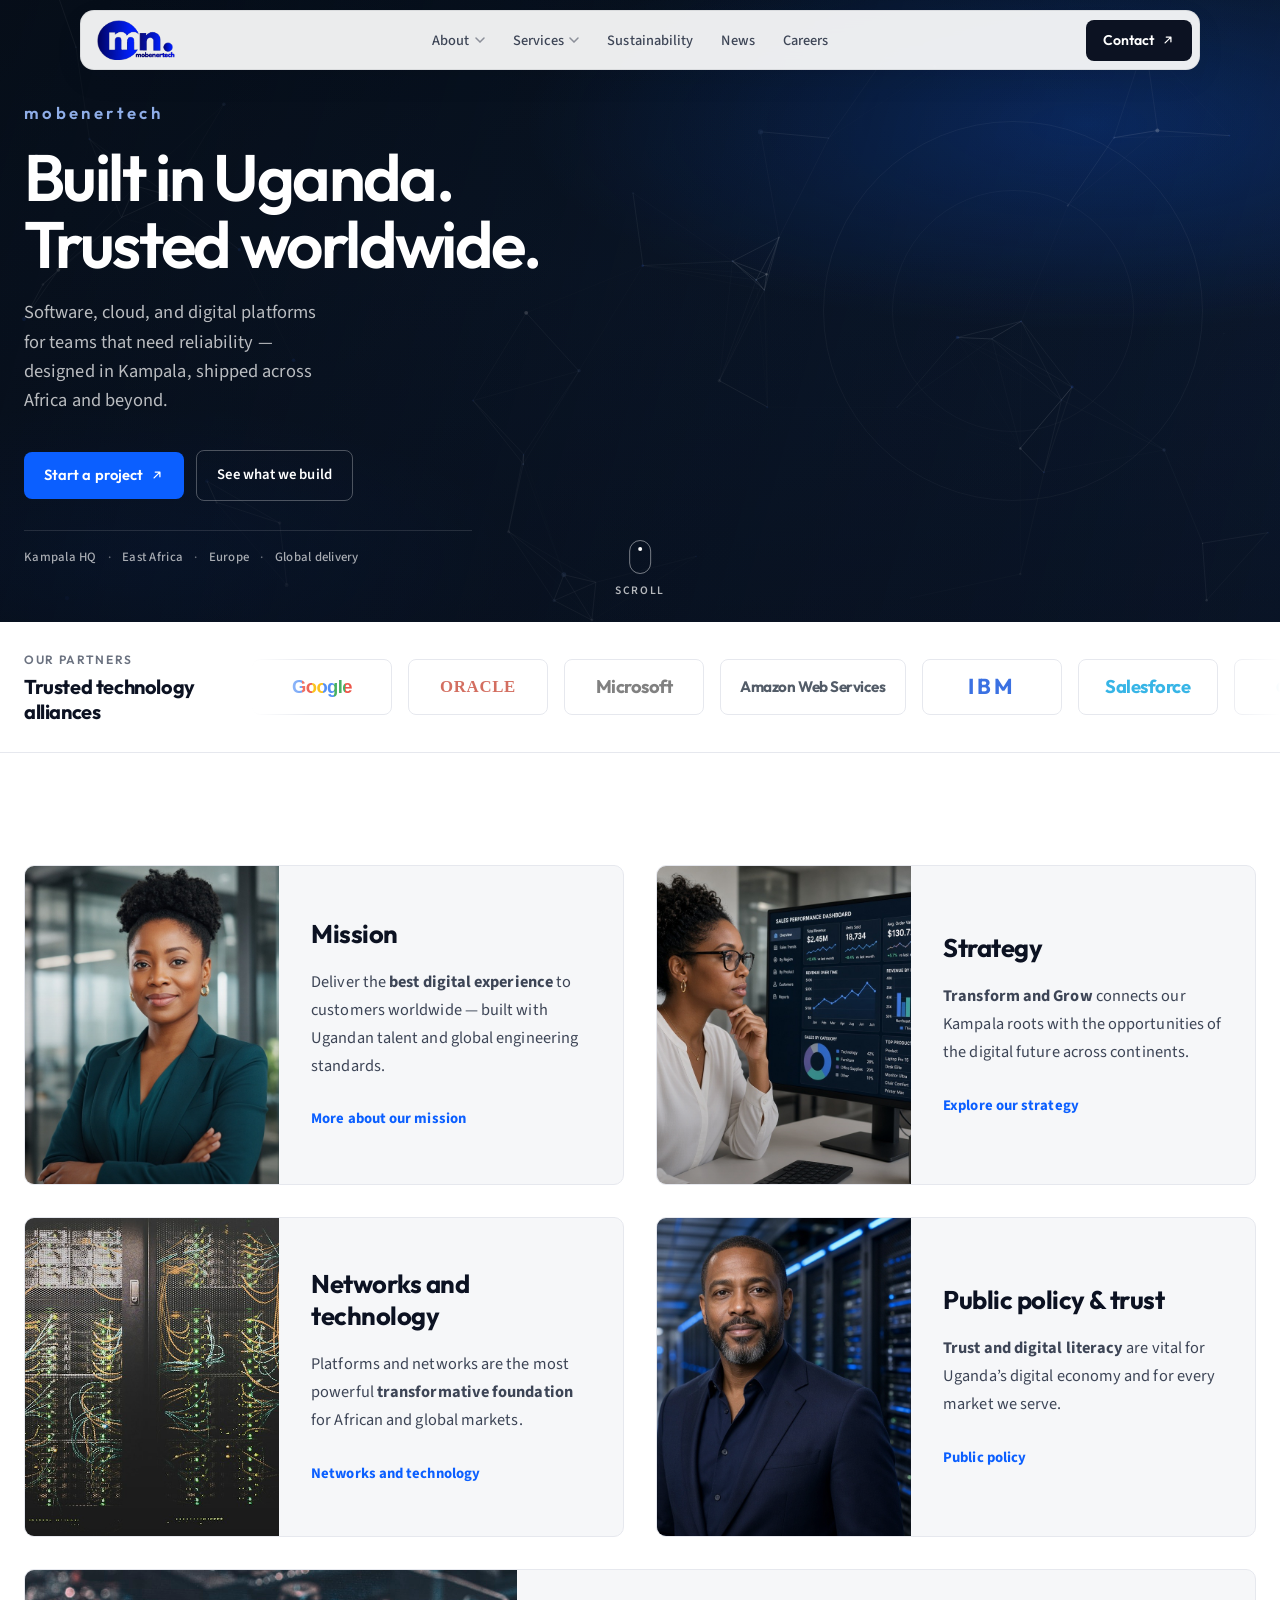
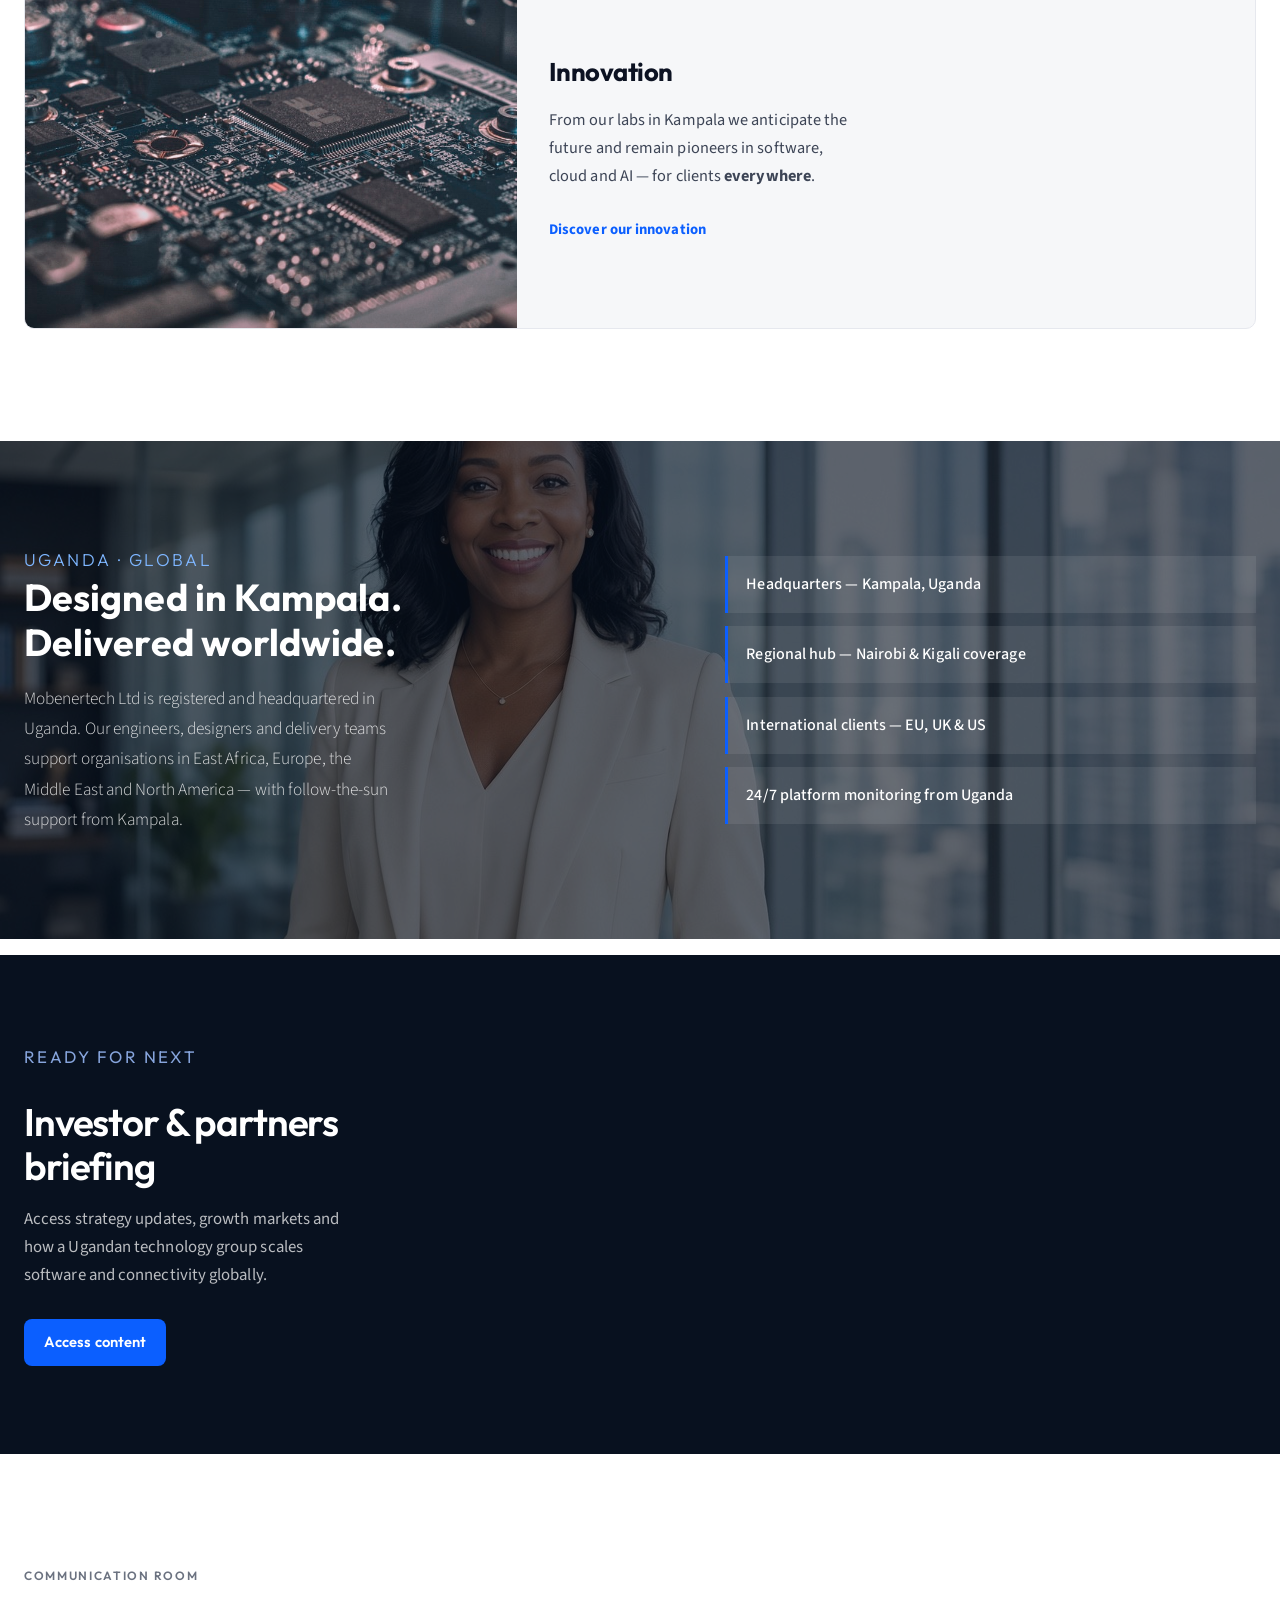
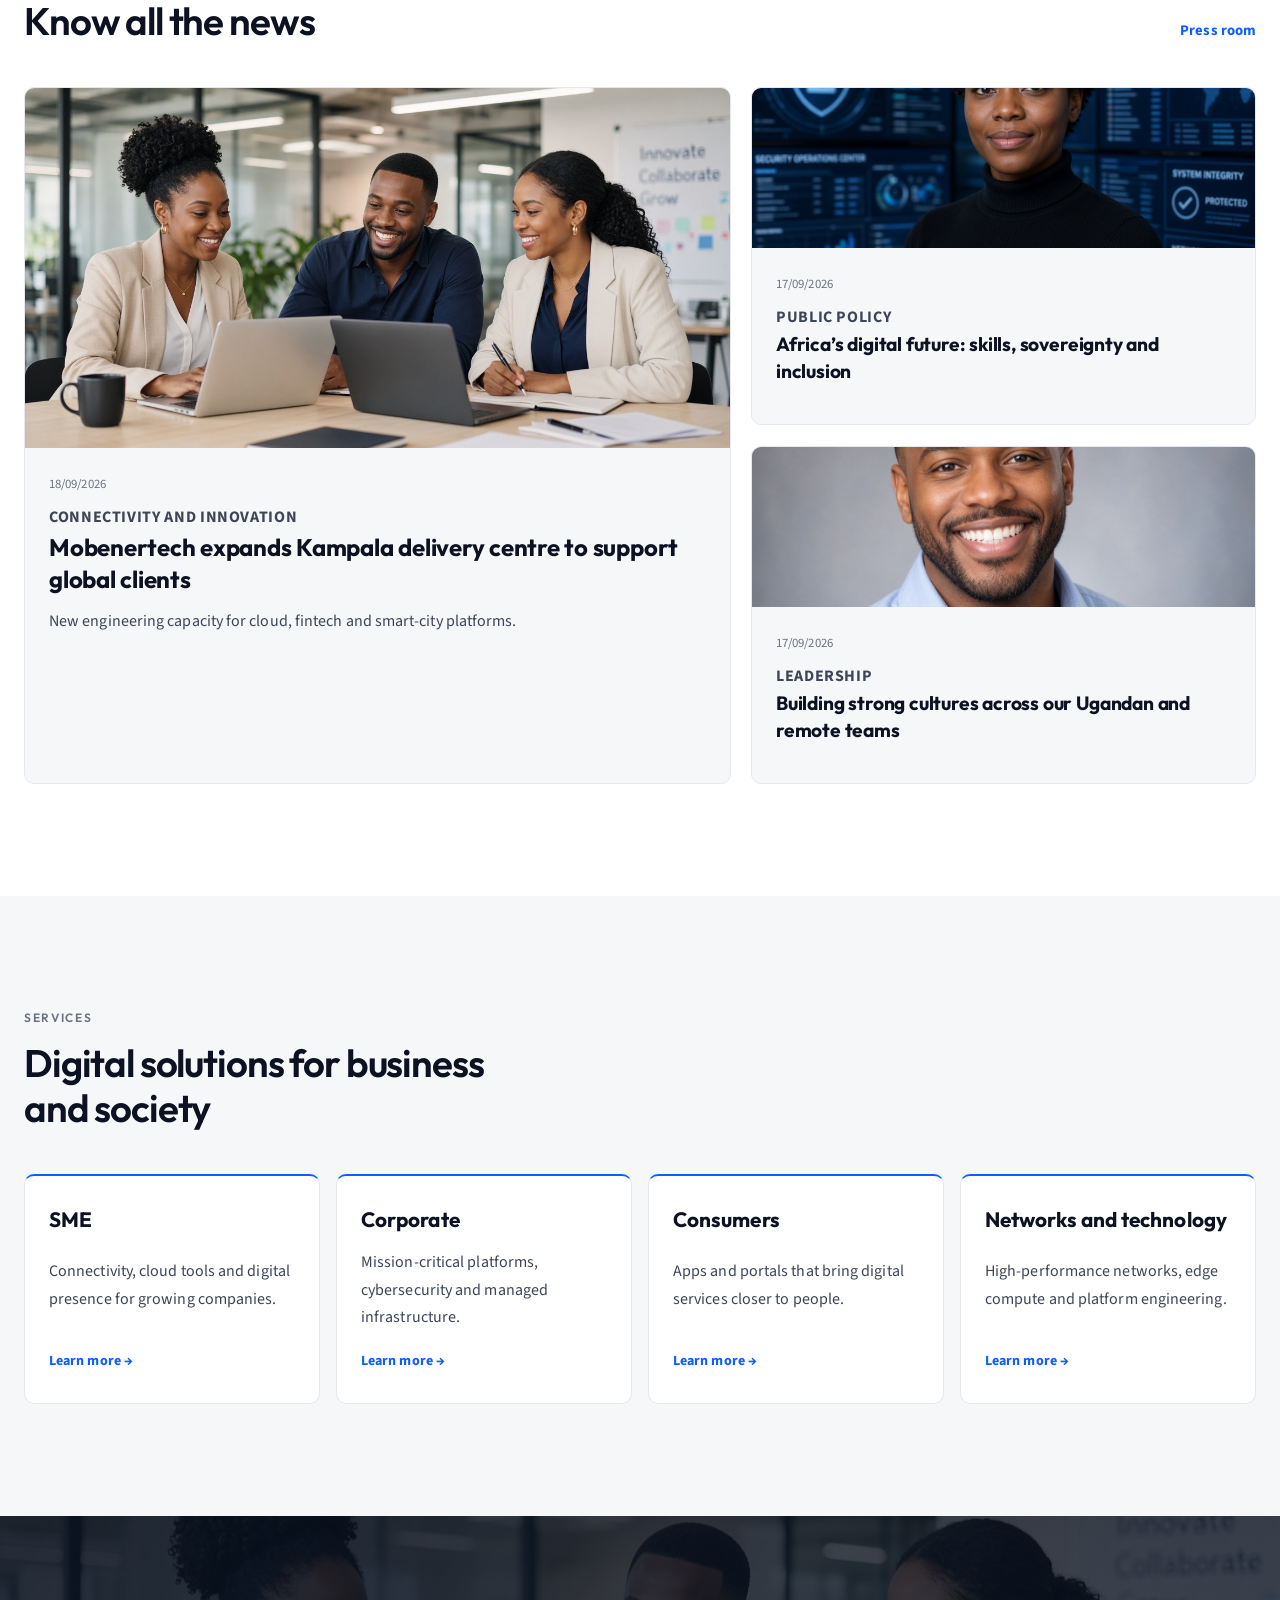
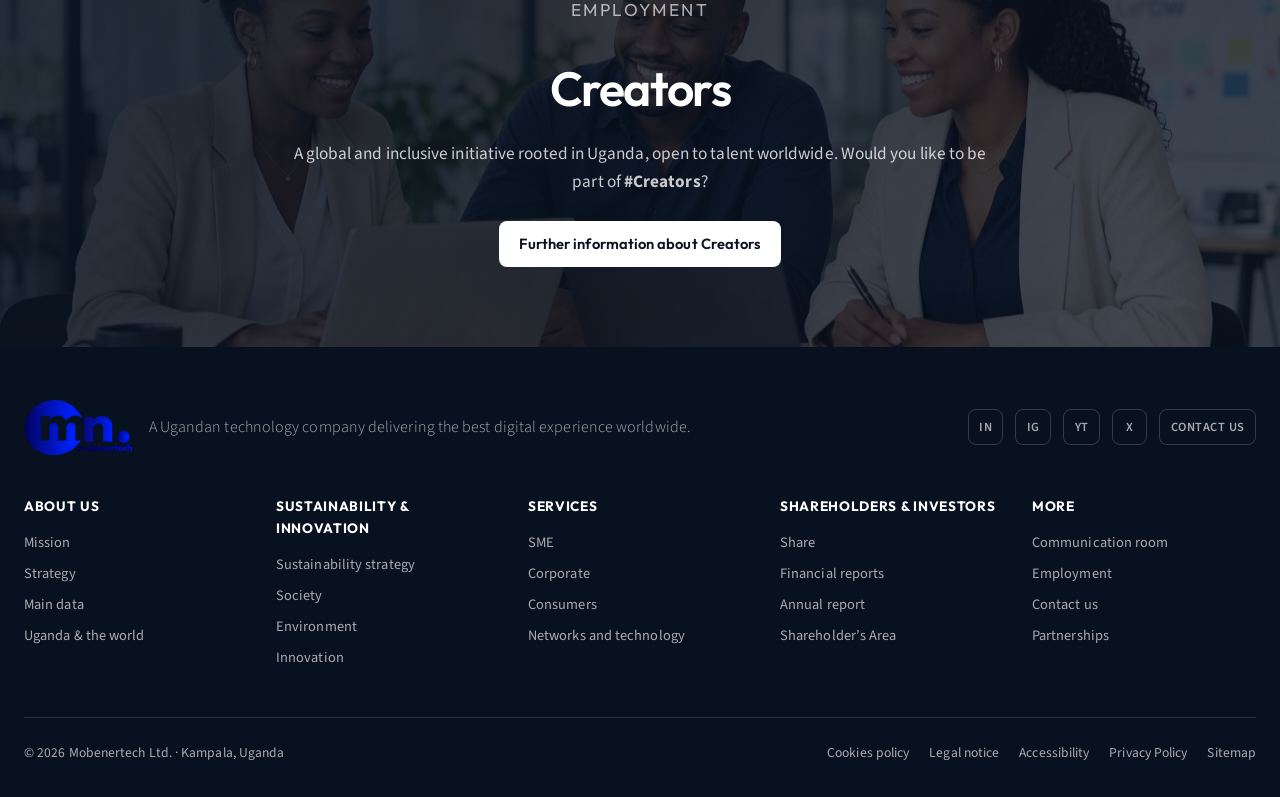
<file: index.html>
<!DOCTYPE html>
<html lang="en">
  <head>
    <meta charset="UTF-8" />
    <meta name="viewport" content="width=device-width, initial-scale=1.0" />
    <title>Mobenertech: Ugandan technology company serving the world</title>
    <meta
      name="description"
      content="Mobenertech is a Kampala-based technology company delivering digital platforms, cloud and connectivity to clients across Africa and the world."
    />
    <link rel="preconnect" href="https://fonts.googleapis.com" />
    <link rel="preconnect" href="https://fonts.gstatic.com" crossorigin />
    <link href="https://fonts.googleapis.com/css2?family=Outfit:wght@400;500;600;700&family=Source+Sans+3:wght@400;500;600;700&display=swap" rel="stylesheet" />
    <link rel="stylesheet" href="styles.css" />
  </head>
  <body>
    <div data-header></div>

    <main>
      <section class="hero">
        <div class="hero-media" aria-hidden="true">
          <span class="hero-glow hero-glow--a"></span>
          <span class="hero-glow hero-glow--b"></span>
          <span class="hero-ring"></span>
        </div>
        <div id="particles-js" class="hero-particles" aria-hidden="true"></div>
        <div class="hero-overlay"></div>
        <div class="hero-shell">
          <div class="hero-content">
            <p class="hero-brand">mobenertech</p>
            <h1>
              <span class="hero-line">Built in Uganda.</span>
              <span class="hero-line">Trusted worldwide.</span>
            </h1>
            <p class="hero-lede">
              Software, cloud, and digital platforms for teams that need reliability —
              designed in Kampala, shipped across Africa and beyond.
            </p>
            <div class="hero-actions">
              <a class="btn-primary hero-btn" href="contact.html">
                Start a project
                <svg width="14" height="14" viewBox="0 0 24 24" fill="none" aria-hidden="true">
                  <path d="M7 17L17 7M17 7H9M17 7v8" stroke="currentColor" stroke-width="2.2" stroke-linecap="round" stroke-linejoin="round"/>
                </svg>
              </a>
              <a class="hero-btn-ghost" href="services.html">See what we build</a>
            </div>
            <p class="hero-markets" aria-label="Markets we serve">
              <a href="about.html#uganda">Kampala HQ</a>
              <span aria-hidden="true">·</span>
              <a href="about.html#uganda">East Africa</a>
              <span aria-hidden="true">·</span>
              <a href="about.html#uganda">Europe</a>
              <span aria-hidden="true">·</span>
              <a href="about.html#uganda">Global delivery</a>
            </p>
          </div>
        </div>
        <a class="hero-scroll" href="#partners" aria-label="Scroll to content">
          <span></span>
          Scroll
        </a>
      </section>

      <section class="partners" id="partners" aria-label="Our partners">
        <div class="partners-layout">
          <div class="partners-head">
            <p class="eyebrow">Our partners</p>
            <h2>Trusted technology alliances</h2>
          </div>
          <div class="partners-marquee" aria-hidden="true">
            <div class="partners-track">
              <div class="partner-logo"><span class="pl pl-google">Google</span></div>
              <div class="partner-logo"><span class="pl pl-oracle">Oracle</span></div>
              <div class="partner-logo"><span class="pl pl-microsoft">Microsoft</span></div>
              <div class="partner-logo"><span class="pl pl-aws">Amazon Web Services</span></div>
              <div class="partner-logo"><span class="pl pl-ibm">IBM</span></div>
              <div class="partner-logo"><span class="pl pl-salesforce">Salesforce</span></div>
              <div class="partner-logo"><span class="pl pl-cisco">Cisco</span></div>
              <div class="partner-logo"><span class="pl pl-sap">SAP</span></div>
              <div class="partner-logo"><span class="pl pl-meta">Meta</span></div>
              <div class="partner-logo"><span class="pl pl-nvidia">NVIDIA</span></div>
              <div class="partner-logo"><span class="pl pl-accenture">Accenture</span></div>
              <div class="partner-logo"><span class="pl pl-deloitte">Deloitte</span></div>
              <div class="partner-logo"><span class="pl pl-stripe">Stripe</span></div>
              <div class="partner-logo"><span class="pl pl-adobe">Adobe</span></div>
              <div class="partner-logo"><span class="pl pl-intel">Intel</span></div>
              <div class="partner-logo"><span class="pl pl-atlassian">Atlassian</span></div>
              <!-- duplicate for seamless loop -->
              <div class="partner-logo"><span class="pl pl-google">Google</span></div>
              <div class="partner-logo"><span class="pl pl-oracle">Oracle</span></div>
              <div class="partner-logo"><span class="pl pl-microsoft">Microsoft</span></div>
              <div class="partner-logo"><span class="pl pl-aws">Amazon Web Services</span></div>
              <div class="partner-logo"><span class="pl pl-ibm">IBM</span></div>
              <div class="partner-logo"><span class="pl pl-salesforce">Salesforce</span></div>
              <div class="partner-logo"><span class="pl pl-cisco">Cisco</span></div>
              <div class="partner-logo"><span class="pl pl-sap">SAP</span></div>
              <div class="partner-logo"><span class="pl pl-meta">Meta</span></div>
              <div class="partner-logo"><span class="pl pl-nvidia">NVIDIA</span></div>
              <div class="partner-logo"><span class="pl pl-accenture">Accenture</span></div>
              <div class="partner-logo"><span class="pl pl-deloitte">Deloitte</span></div>
              <div class="partner-logo"><span class="pl pl-stripe">Stripe</span></div>
              <div class="partner-logo"><span class="pl pl-adobe">Adobe</span></div>
              <div class="partner-logo"><span class="pl pl-intel">Intel</span></div>
              <div class="partner-logo"><span class="pl pl-atlassian">Atlassian</span></div>
            </div>
          </div>
        </div>
      </section>

      <section class="pillars">
        <article class="pillar">
          <div class="pillar-visual pillar-visual--1" aria-hidden="true"></div>
          <div class="pillar-body">
            <h2>Mission</h2>
            <p>
              Deliver the <strong>best digital experience</strong> to customers worldwide —
              built with Ugandan talent and global engineering standards.
            </p>
            <a class="text-link" href="about.html#mission">More about our mission</a>
          </div>
        </article>
        <article class="pillar">
          <div class="pillar-visual pillar-visual--2" aria-hidden="true"></div>
          <div class="pillar-body">
            <h2>Strategy</h2>
            <p>
              <strong>Transform and Grow</strong> connects our Kampala roots with the
              opportunities of the digital future across continents.
            </p>
            <a class="text-link" href="about.html#strategy">Explore our strategy</a>
          </div>
        </article>
        <article class="pillar">
          <div class="pillar-visual pillar-visual--3" aria-hidden="true"></div>
          <div class="pillar-body">
            <h2>Networks and technology</h2>
            <p>
              Platforms and networks are the most powerful
              <strong>transformative foundation</strong> for African and global markets.
            </p>
            <a class="text-link" href="services.html#networks">Networks and technology</a>
          </div>
        </article>
        <article class="pillar">
          <div class="pillar-visual pillar-visual--4" aria-hidden="true"></div>
          <div class="pillar-body">
            <h2>Public policy &amp; trust</h2>
            <p>
              <strong>Trust and digital literacy</strong> are vital for Uganda’s digital
              economy and for every market we serve.
            </p>
            <a class="text-link" href="sustainability.html#society">Public policy</a>
          </div>
        </article>
        <article class="pillar pillar--wide">
          <div class="pillar-visual pillar-visual--5" aria-hidden="true"></div>
          <div class="pillar-body">
            <h2>Innovation</h2>
            <p>
              From our labs in Kampala we anticipate the future and remain pioneers in
              software, cloud and AI — for clients <strong>everywhere</strong>.
            </p>
            <a class="text-link" href="sustainability.html#innovation">Discover our innovation</a>
          </div>
        </article>
      </section>

      <section class="uganda-banner" id="markets">
        <div class="uganda-banner-inner">
          <div>
            <p class="eyebrow" style="color: #7eb6ff">Uganda · Global</p>
            <h2>Designed in Kampala. Delivered worldwide.</h2>
            <p>
              Mobenertech Ltd is registered and headquartered in Uganda. Our engineers,
              designers and delivery teams support organisations in East Africa, Europe,
              the Middle East and North America — with follow-the-sun support from Kampala.
            </p>
          </div>
          <ul class="market-list">
            <li>Headquarters — Kampala, Uganda</li>
            <li>Regional hub — Nairobi &amp; Kigali coverage</li>
            <li>International clients — EU, UK &amp; US</li>
            <li>24/7 platform monitoring from Uganda</li>
          </ul>
        </div>
      </section>

      <section class="feature-banner">
        <div class="feature-banner-inner">
          <p class="eyebrow">Ready for Next</p>
          <h2>Investor &amp; partners briefing</h2>
          <p>
            Access strategy updates, growth markets and how a Ugandan technology group
            scales software and connectivity globally.
          </p>
          <a class="btn-primary" href="investors.html">Access content</a>
        </div>
      </section>

      <section class="news">
        <div class="section-head">
          <div>
            <p class="eyebrow">Communication room</p>
            <h2>Know all the news</h2>
          </div>
          <a class="text-link" href="news.html">Press room</a>
        </div>
        <div class="news-grid">
          <article class="news-card news-card--featured">
            <div class="news-image news-image--1" aria-hidden="true"></div>
            <div class="news-body">
              <time datetime="2026-09-18">18/09/2026</time>
              <p class="news-cat">Connectivity and Innovation</p>
              <h3>Mobenertech expands Kampala delivery centre to support global clients</h3>
              <p>New engineering capacity for cloud, fintech and smart-city platforms.</p>
            </div>
          </article>
          <article class="news-card">
            <div class="news-image news-image--2" aria-hidden="true"></div>
            <div class="news-body">
              <time datetime="2026-09-17">17/09/2026</time>
              <p class="news-cat">Public Policy</p>
              <h3>Africa’s digital future: skills, sovereignty and inclusion</h3>
            </div>
          </article>
          <article class="news-card">
            <div class="news-image news-image--3" aria-hidden="true"></div>
            <div class="news-body">
              <time datetime="2026-09-17">17/09/2026</time>
              <p class="news-cat">Leadership</p>
              <h3>Building strong cultures across our Ugandan and remote teams</h3>
            </div>
          </article>
        </div>
      </section>

      <section class="services-band">
        <div class="section-head">
          <div>
            <p class="eyebrow">Services</p>
            <h2>Digital solutions for business and society</h2>
          </div>
        </div>
        <div class="service-tiles">
          <a class="service-tile" href="services.html#sme">
            <h3>SME</h3>
            <p>Connectivity, cloud tools and digital presence for growing companies.</p>
            <span>Learn more →</span>
          </a>
          <a class="service-tile" href="services.html#corporate">
            <h3>Corporate</h3>
            <p>Mission-critical platforms, cybersecurity and managed infrastructure.</p>
            <span>Learn more →</span>
          </a>
          <a class="service-tile" href="services.html#consumers">
            <h3>Consumers</h3>
            <p>Apps and portals that bring digital services closer to people.</p>
            <span>Learn more →</span>
          </a>
          <a class="service-tile" href="services.html#networks">
            <h3>Networks and technology</h3>
            <p>High-performance networks, edge compute and platform engineering.</p>
            <span>Learn more →</span>
          </a>
        </div>
      </section>

      <section class="careers">
        <div class="careers-inner">
          <p class="eyebrow">Employment</p>
          <h2>Creators</h2>
          <p>
            A global and inclusive initiative rooted in Uganda, open to talent worldwide.
            Would you like to be part of <strong>#Creators</strong>?
          </p>
          <a class="btn-primary" href="careers.html">Further information about Creators</a>
        </div>
      </section>
    </main>

    <div data-footer></div>
    <script src="particles.min.js"></script>
    <script src="main.js"></script>
  </body>
</html>
</file>
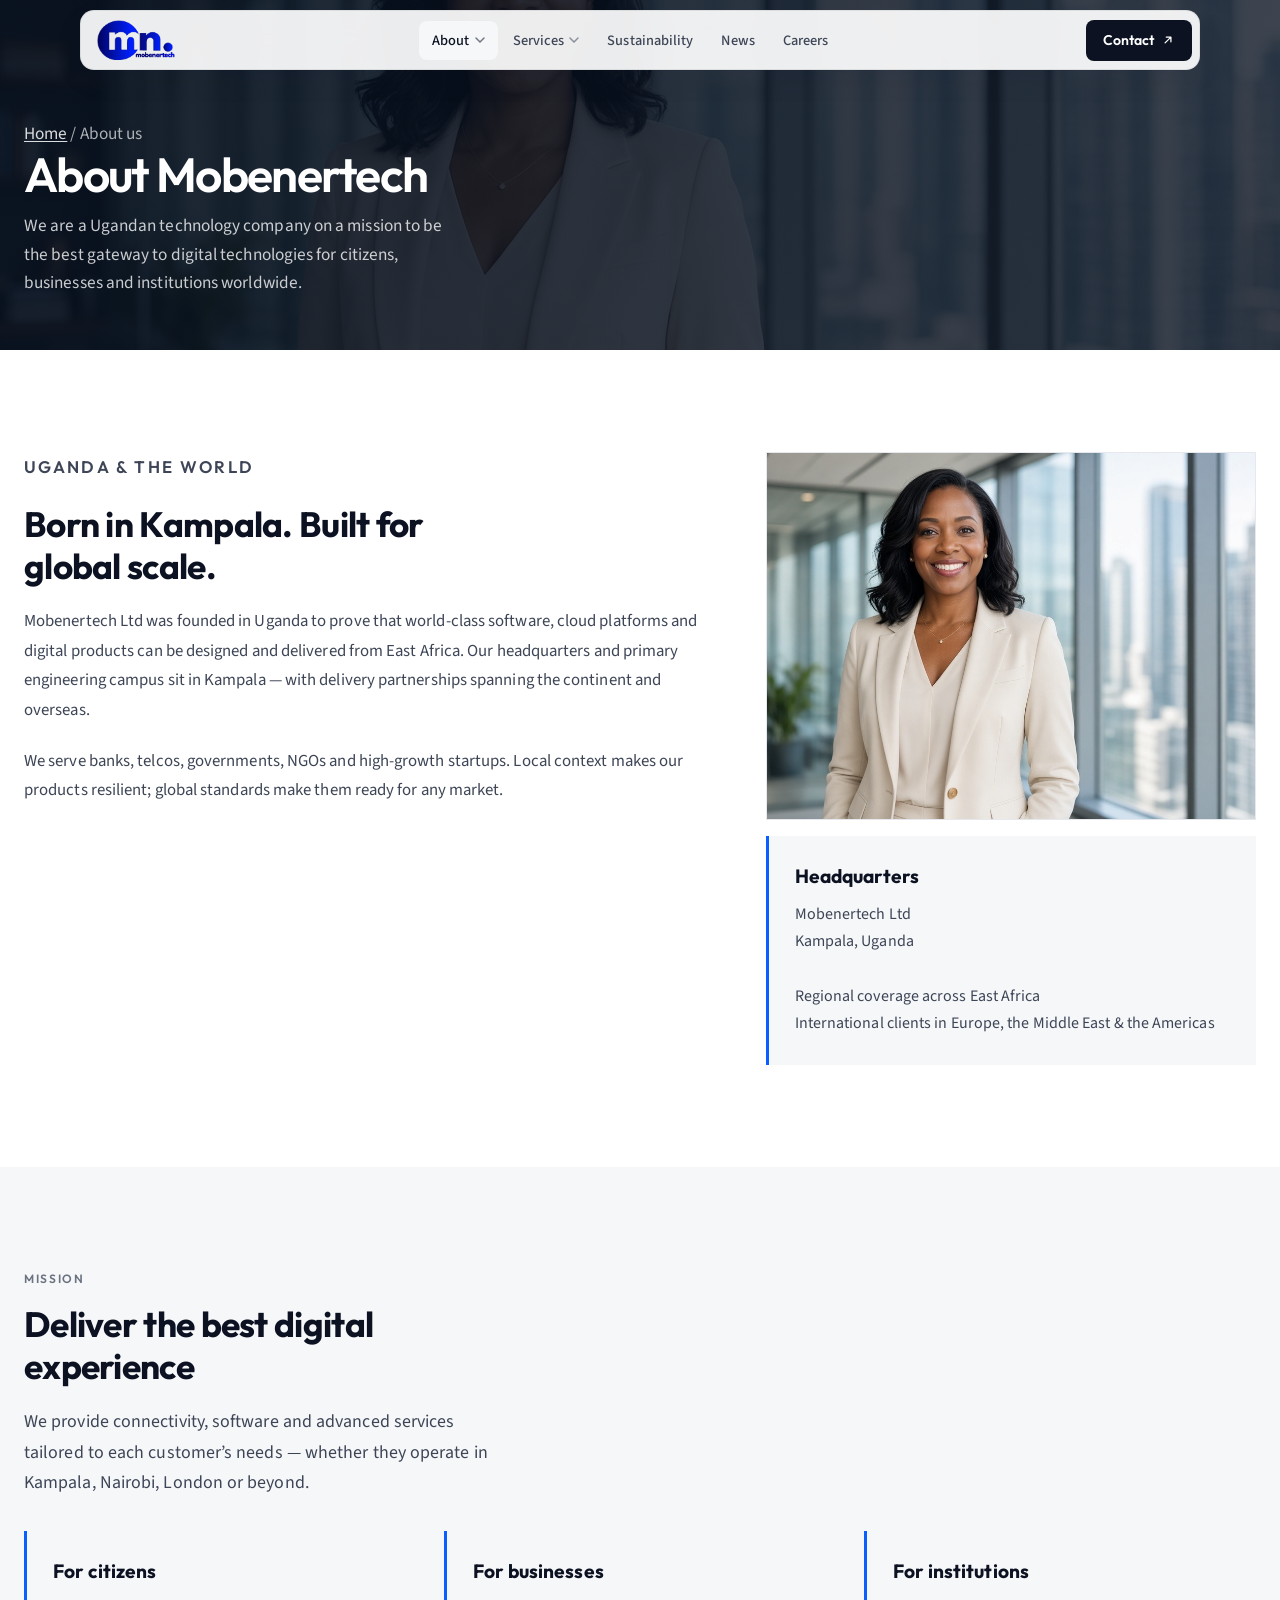
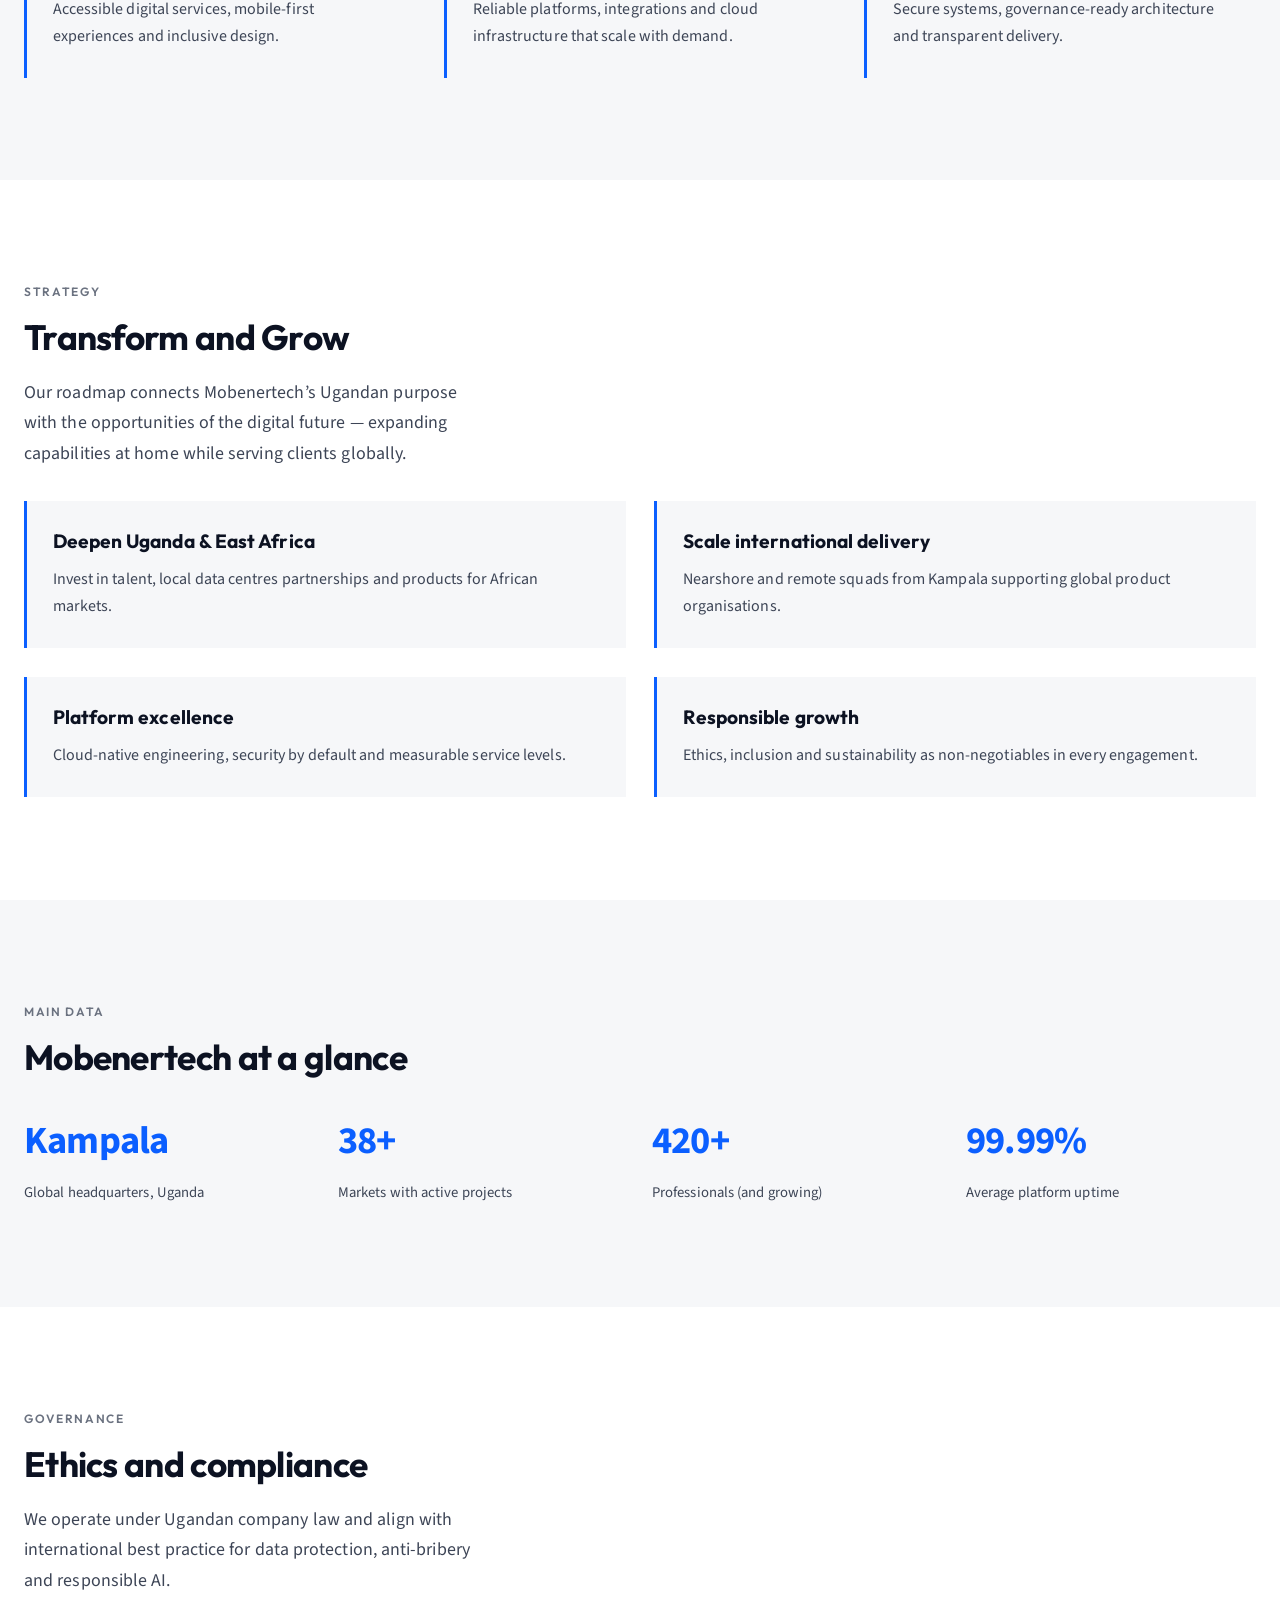
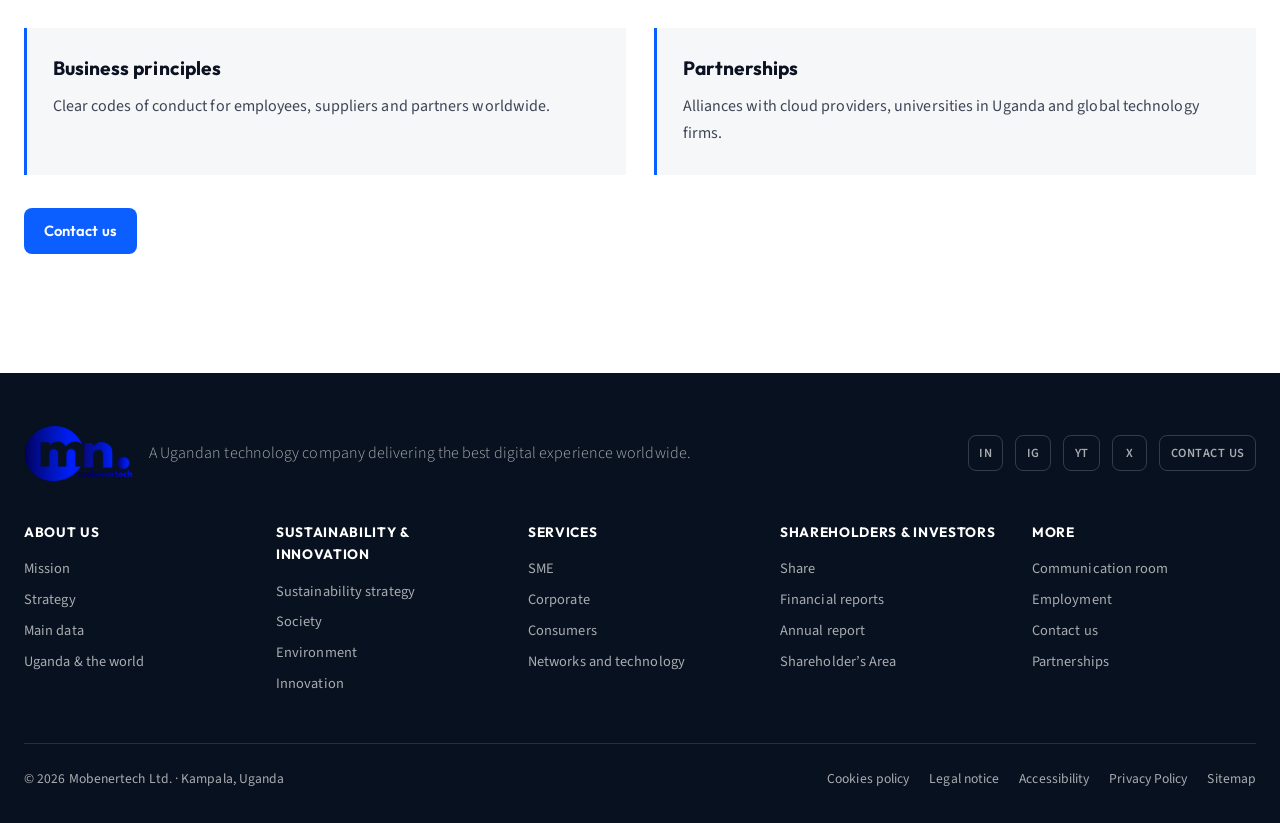
<file: about.html>
<!DOCTYPE html>
<html lang="en">
  <head>
    <meta charset="UTF-8" />
    <meta name="viewport" content="width=device-width, initial-scale=1.0" />
    <title>About us — Mobenertech</title>
    <meta name="description" content="Learn about Mobenertech — a Ugandan technology company headquartered in Kampala, serving clients worldwide." />
    <link rel="preconnect" href="https://fonts.googleapis.com" />
    <link rel="preconnect" href="https://fonts.gstatic.com" crossorigin />
    <link href="https://fonts.googleapis.com/css2?family=Outfit:wght@400;500;600;700&family=Source+Sans+3:wght@400;500;600;700&display=swap" rel="stylesheet" />
    <link rel="stylesheet" href="styles.css" />
  </head>
  <body>
    <div data-header></div>

    <main>
      <header class="page-hero page-hero--about">
        <div class="page-hero-inner">
          <p class="breadcrumb"><a href="index.html">Home</a> / About us</p>
          <h1>About Mobenertech</h1>
          <p>
            We are a Ugandan technology company on a mission to be the best gateway to
            digital technologies for citizens, businesses and institutions worldwide.
          </p>
        </div>
      </header>

      <section class="page-section" id="uganda">
        <div class="content-grid">
          <div class="prose">
            <p class="eyebrow">Uganda &amp; the world</p>
            <h2>Born in Kampala. Built for global scale.</h2>
            <p>
              Mobenertech Ltd was founded in Uganda to prove that world-class software,
              cloud platforms and digital products can be designed and delivered from
              East Africa. Our headquarters and primary engineering campus sit in
              Kampala — with delivery partnerships spanning the continent and overseas.
            </p>
            <p>
              We serve banks, telcos, governments, NGOs and high-growth startups. Local
              context makes our products resilient; global standards make them ready for
              any market.
            </p>
          </div>
          <aside>
            <div class="about-photo" role="img" aria-label="Kampala and East Africa"></div>
            <div class="info-card" style="margin-top: 1rem">
              <h3>Headquarters</h3>
              <p>
                Mobenertech Ltd<br />
                Kampala, Uganda<br /><br />
                Regional coverage across East Africa<br />
                International clients in Europe, the Middle East &amp; the Americas
              </p>
            </div>
          </aside>
        </div>
      </section>

      <section class="band-alt" id="mission">
        <div class="page-section">
          <p class="eyebrow">Mission</p>
          <h2>Deliver the best digital experience</h2>
          <p class="lead">
            We provide connectivity, software and advanced services tailored to each
            customer’s needs — whether they operate in Kampala, Nairobi, London or beyond.
          </p>
          <div class="content-grid content-grid--3">
            <article class="info-card">
              <h3>For citizens</h3>
              <p>Accessible digital services, mobile-first experiences and inclusive design.</p>
            </article>
            <article class="info-card">
              <h3>For businesses</h3>
              <p>Reliable platforms, integrations and cloud infrastructure that scale with demand.</p>
            </article>
            <article class="info-card">
              <h3>For institutions</h3>
              <p>Secure systems, governance-ready architecture and transparent delivery.</p>
            </article>
          </div>
        </div>
      </section>

      <section class="page-section" id="strategy">
        <p class="eyebrow">Strategy</p>
        <h2>Transform and Grow</h2>
        <p class="lead">
          Our roadmap connects Mobenertech’s Ugandan purpose with the opportunities of
          the digital future — expanding capabilities at home while serving clients globally.
        </p>
        <div class="content-grid content-grid--2">
          <article class="info-card">
            <h3>Deepen Uganda &amp; East Africa</h3>
            <p>Invest in talent, local data centres partnerships and products for African markets.</p>
          </article>
          <article class="info-card">
            <h3>Scale international delivery</h3>
            <p>Nearshore and remote squads from Kampala supporting global product organisations.</p>
          </article>
          <article class="info-card">
            <h3>Platform excellence</h3>
            <p>Cloud-native engineering, security by default and measurable service levels.</p>
          </article>
          <article class="info-card">
            <h3>Responsible growth</h3>
            <p>Ethics, inclusion and sustainability as non-negotiables in every engagement.</p>
          </article>
        </div>
      </section>

      <section class="band-alt" id="data">
        <div class="page-section">
          <p class="eyebrow">Main data</p>
          <h2>Mobenertech at a glance</h2>
          <div class="data-grid" style="padding: 0; margin-top: 2rem">
            <div>
              <strong>Kampala</strong>
              <span>Global headquarters, Uganda</span>
            </div>
            <div>
              <strong>38+</strong>
              <span>Markets with active projects</span>
            </div>
            <div>
              <strong>420+</strong>
              <span>Professionals (and growing)</span>
            </div>
            <div>
              <strong>99.99%</strong>
              <span>Average platform uptime</span>
            </div>
          </div>
        </div>
      </section>

      <section class="page-section" id="ethics">
        <p class="eyebrow">Governance</p>
        <h2>Ethics and compliance</h2>
        <p class="lead">
          We operate under Ugandan company law and align with international best practice
          for data protection, anti-bribery and responsible AI.
        </p>
        <div class="content-grid content-grid--2" id="partners">
          <article class="info-card">
            <h3>Business principles</h3>
            <p>Clear codes of conduct for employees, suppliers and partners worldwide.</p>
          </article>
          <article class="info-card">
            <h3>Partnerships</h3>
            <p>Alliances with cloud providers, universities in Uganda and global technology firms.</p>
          </article>
        </div>
        <p style="margin-top: 2rem">
          <a class="btn-primary" href="contact.html">Contact us</a>
        </p>
      </section>
    </main>

    <div data-footer></div>
    <script src="main.js"></script>
  </body>
</html>
</file>
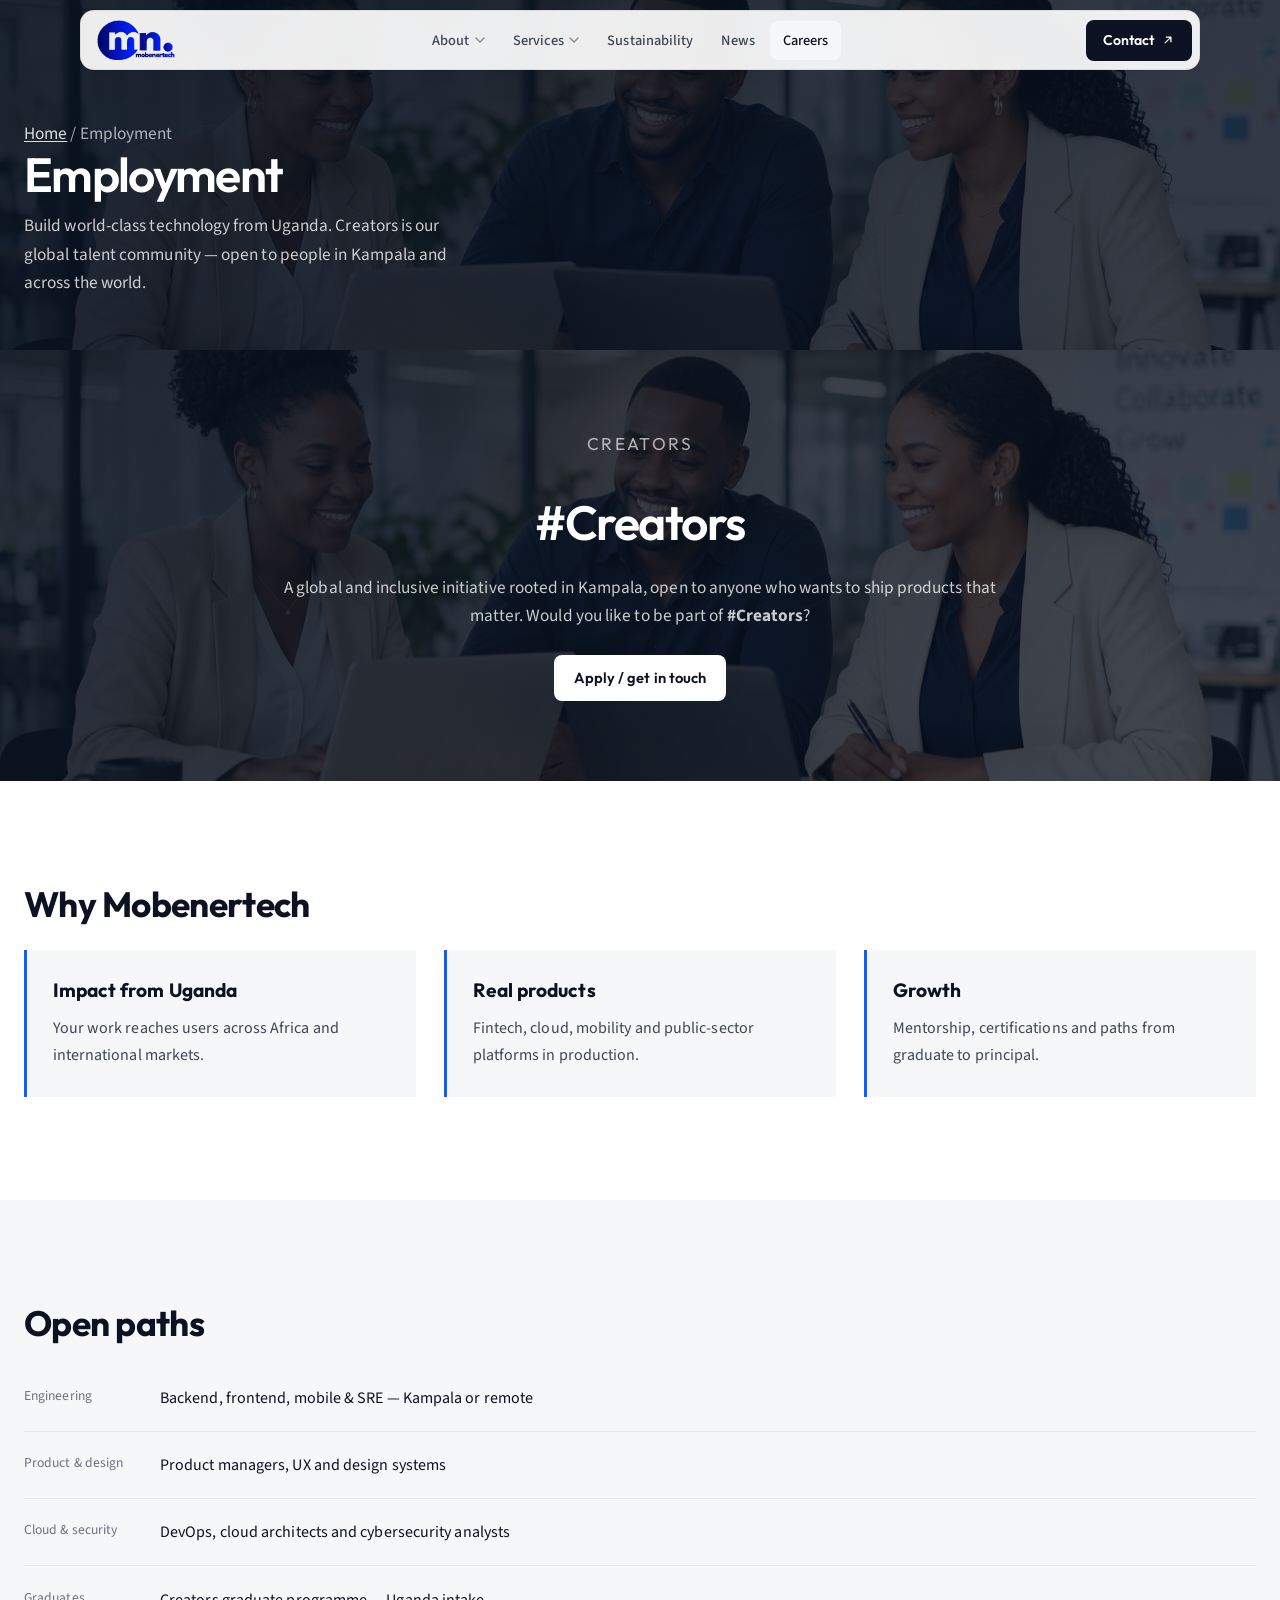
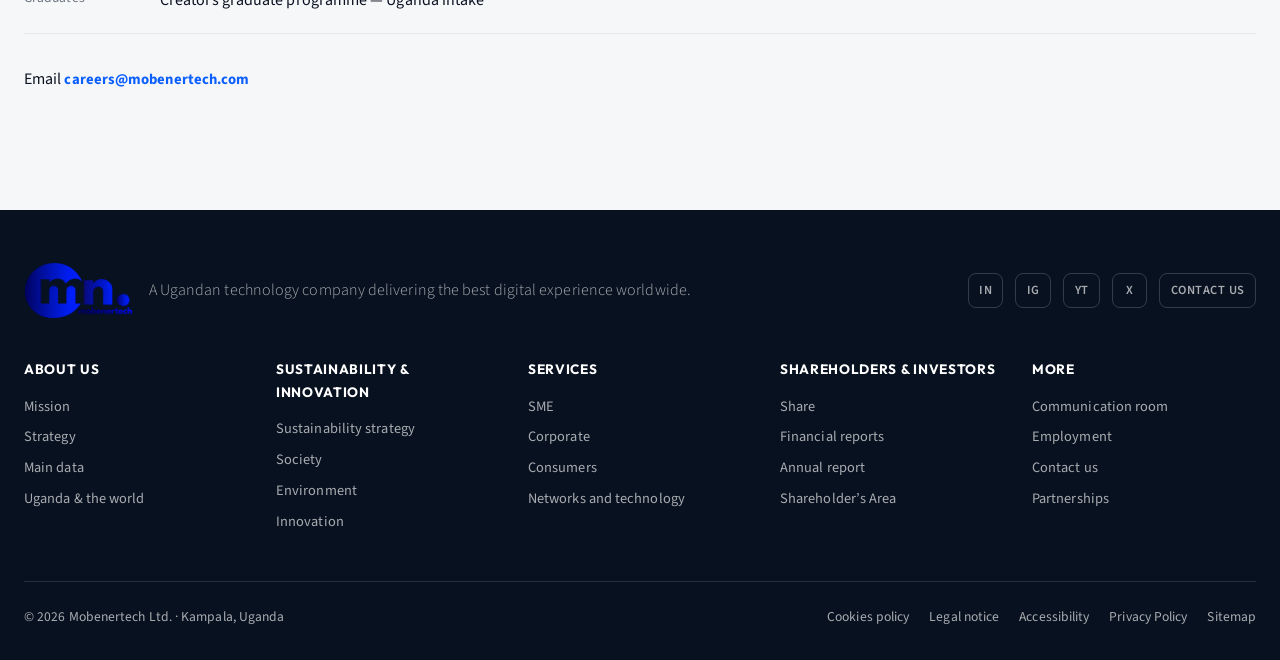
<file: careers.html>
<!DOCTYPE html>
<html lang="en">
  <head>
    <meta charset="UTF-8" />
    <meta name="viewport" content="width=device-width, initial-scale=1.0" />
    <title>Employment — Mobenertech</title>
    <meta name="description" content="Careers at Mobenertech — join our Creators programme in Kampala, Uganda and work with global teams." />
    <link rel="preconnect" href="https://fonts.googleapis.com" />
    <link rel="preconnect" href="https://fonts.gstatic.com" crossorigin />
    <link href="https://fonts.googleapis.com/css2?family=Outfit:wght@400;500;600;700&family=Source+Sans+3:wght@400;500;600;700&display=swap" rel="stylesheet" />
    <link rel="stylesheet" href="styles.css" />
  </head>
  <body>
    <div data-header></div>

    <main>
      <header class="page-hero page-hero--careers">
        <div class="page-hero-inner">
          <p class="breadcrumb"><a href="index.html">Home</a> / Employment</p>
          <h1>Employment</h1>
          <p>
            Build world-class technology from Uganda. Creators is our global talent
            community — open to people in Kampala and across the world.
          </p>
        </div>
      </header>

      <section class="careers" style="margin: 0">
        <div class="careers-inner">
          <p class="eyebrow">Creators</p>
          <h2>#Creators</h2>
          <p>
            A global and inclusive initiative rooted in Kampala, open to anyone who wants
            to ship products that matter. Would you like to be part of <strong>#Creators</strong>?
          </p>
          <a class="btn-primary" href="contact.html">Apply / get in touch</a>
        </div>
      </section>

      <section class="page-section">
        <h2>Why Mobenertech</h2>
        <div class="content-grid content-grid--3" style="margin-top: 1.5rem">
          <article class="info-card"><h3>Impact from Uganda</h3><p>Your work reaches users across Africa and international markets.</p></article>
          <article class="info-card"><h3>Real products</h3><p>Fintech, cloud, mobility and public-sector platforms in production.</p></article>
          <article class="info-card"><h3>Growth</h3><p>Mentorship, certifications and paths from graduate to principal.</p></article>
        </div>
      </section>

      <section class="band-alt">
        <div class="page-section">
          <h2>Open paths</h2>
          <ul class="article-list">
            <li><time>Engineering</time><a href="contact.html">Backend, frontend, mobile &amp; SRE — Kampala or remote</a></li>
            <li><time>Product &amp; design</time><a href="contact.html">Product managers, UX and design systems</a></li>
            <li><time>Cloud &amp; security</time><a href="contact.html">DevOps, cloud architects and cybersecurity analysts</a></li>
            <li><time>Graduates</time><a href="contact.html">Creators graduate programme — Uganda intake</a></li>
          </ul>
          <p style="margin-top: 2rem">
            Email
            <a class="text-link" href="mailto:careers@mobenertech.com">careers@mobenertech.com</a>
          </p>
        </div>
      </section>
    </main>

    <div data-footer></div>
    <script src="main.js"></script>
  </body>
</html>
</file>
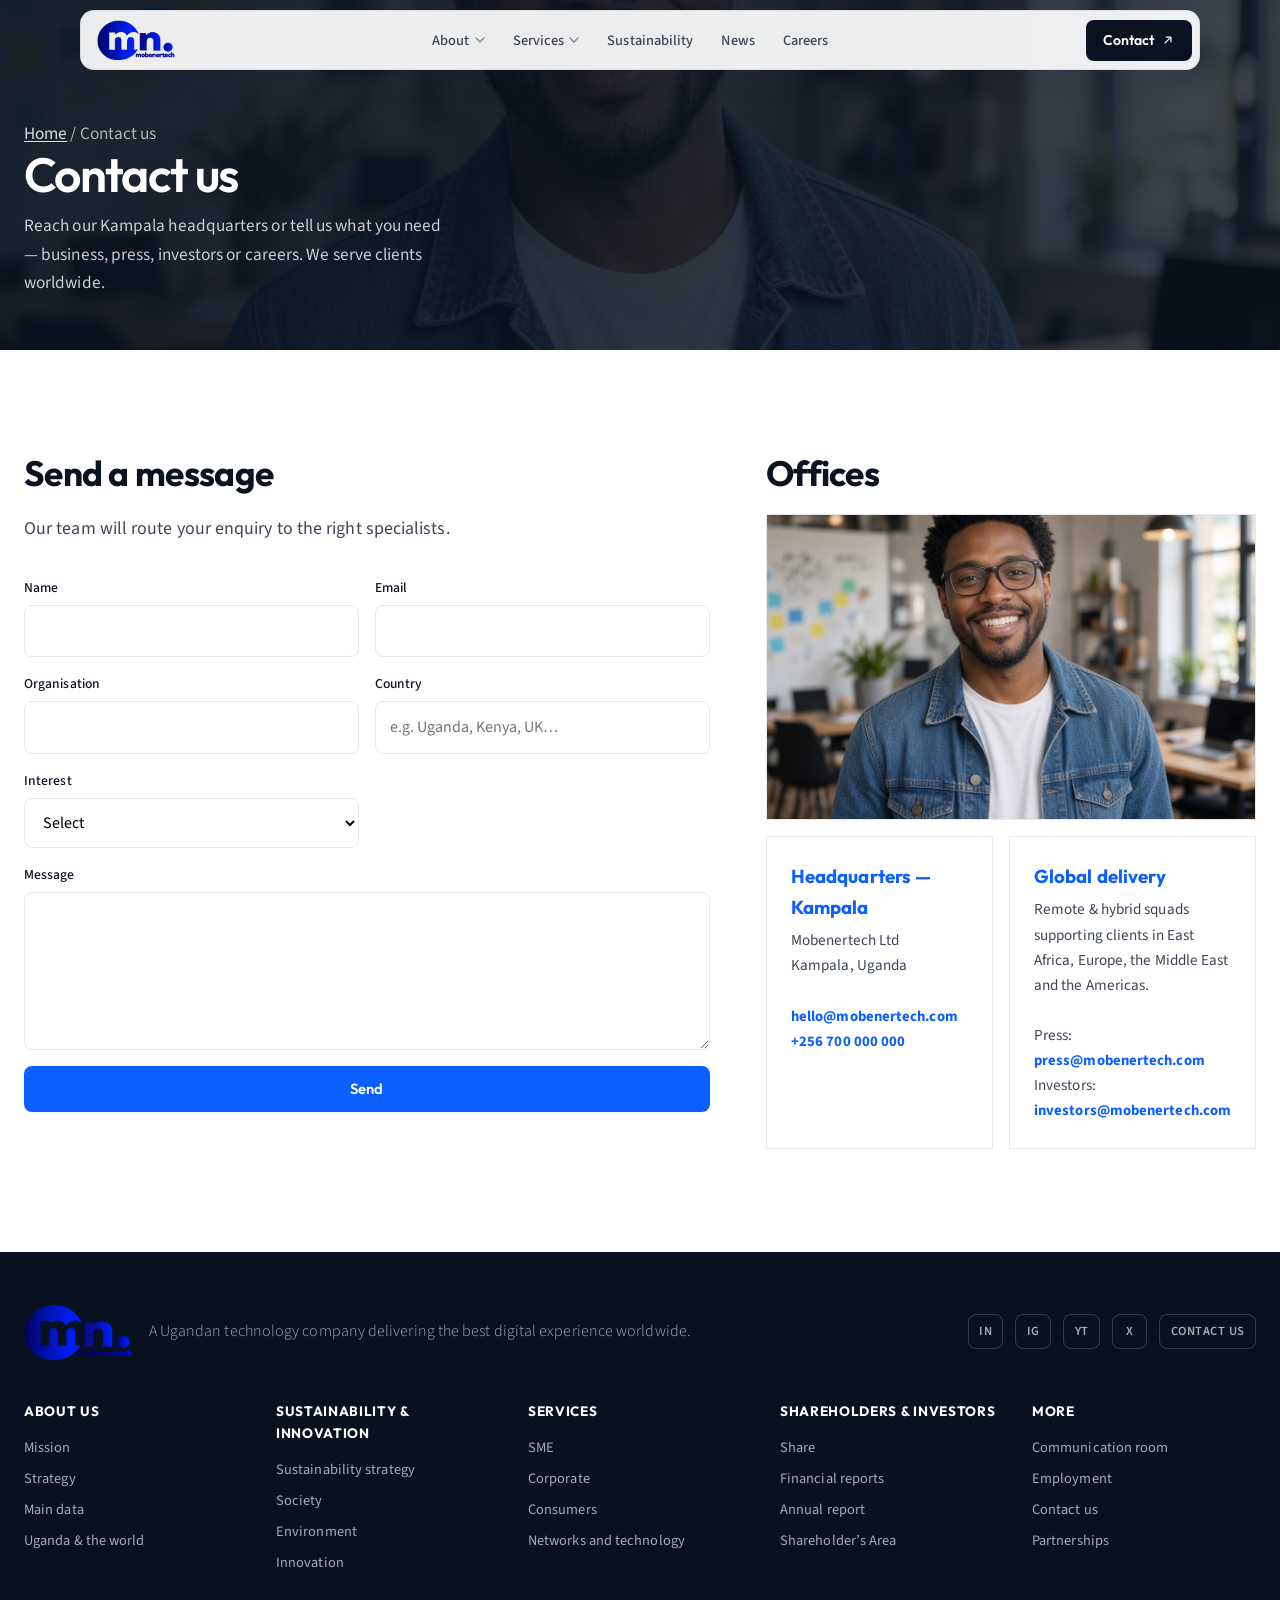
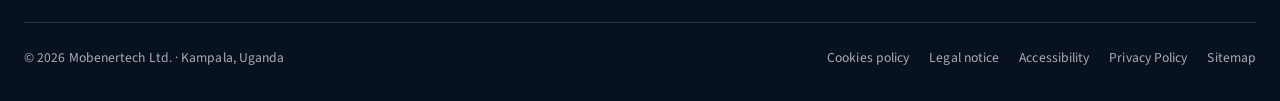
<file: contact.html>
<!DOCTYPE html>
<html lang="en">
  <head>
    <meta charset="UTF-8" />
    <meta name="viewport" content="width=device-width, initial-scale=1.0" />
    <title>Contact us — Mobenertech</title>
    <meta name="description" content="Contact Mobenertech in Kampala, Uganda — business services, press, investors and careers." />
    <link rel="preconnect" href="https://fonts.googleapis.com" />
    <link rel="preconnect" href="https://fonts.gstatic.com" crossorigin />
    <link href="https://fonts.googleapis.com/css2?family=Outfit:wght@400;500;600;700&family=Source+Sans+3:wght@400;500;600;700&display=swap" rel="stylesheet" />
    <link rel="stylesheet" href="styles.css" />
  </head>
  <body>
    <div data-header></div>

    <main>
      <header class="page-hero page-hero--contact">
        <div class="page-hero-inner">
          <p class="breadcrumb"><a href="index.html">Home</a> / Contact us</p>
          <h1>Contact us</h1>
          <p>
            Reach our Kampala headquarters or tell us what you need — business, press,
            investors or careers. We serve clients worldwide.
          </p>
        </div>
      </header>

      <section class="page-section">
        <div class="content-grid">
          <div>
            <h2>Send a message</h2>
            <p class="lead">Our team will route your enquiry to the right specialists.</p>
            <form class="contact-form" action="#" method="post">
              <label>
                <span>Name</span>
                <input type="text" name="name" required autocomplete="name" />
              </label>
              <label>
                <span>Email</span>
                <input type="email" name="email" required autocomplete="email" />
              </label>
              <label>
                <span>Organisation</span>
                <input type="text" name="org" autocomplete="organization" />
              </label>
              <label>
                <span>Country</span>
                <input type="text" name="country" placeholder="e.g. Uganda, Kenya, UK…" />
              </label>
              <label>
                <span>Interest</span>
                <select name="interest" required>
                  <option value="" disabled selected>Select</option>
                  <option>Business services</option>
                  <option>Networks &amp; technology</option>
                  <option>Investor relations</option>
                  <option>Press / media</option>
                  <option>Careers</option>
                </select>
              </label>
              <label class="full">
                <span>Message</span>
                <textarea name="message" rows="5" required></textarea>
              </label>
              <button class="btn-primary" type="submit">Send</button>
            </form>
            <p class="form-note" role="status" aria-live="polite"></p>
          </div>

          <div>
            <h2>Offices</h2>
            <div class="office-photo" role="img" aria-label="Mobenertech office"></div>
            <div class="content-grid" style="margin-top: 1rem; gap: 1rem">
              <article class="office-card">
                <h3>Headquarters — Kampala</h3>
                <p>
                  Mobenertech Ltd<br />
                  Kampala, Uganda<br /><br />
                  <a class="text-link" href="mailto:hello@mobenertech.com">hello@mobenertech.com</a><br />
                  <a class="text-link" href="tel:+256700000000">+256 700 000 000</a>
                </p>
              </article>
              <article class="office-card">
                <h3>Global delivery</h3>
                <p>
                  Remote &amp; hybrid squads supporting clients in East Africa, Europe,
                  the Middle East and the Americas.<br /><br />
                  Press:
                  <a class="text-link" href="mailto:press@mobenertech.com">press@mobenertech.com</a><br />
                  Investors:
                  <a class="text-link" href="mailto:investors@mobenertech.com">investors@mobenertech.com</a>
                </p>
              </article>
            </div>
          </div>
        </div>
      </section>
    </main>

    <div data-footer></div>
    <script src="main.js"></script>
  </body>
</html>
</file>
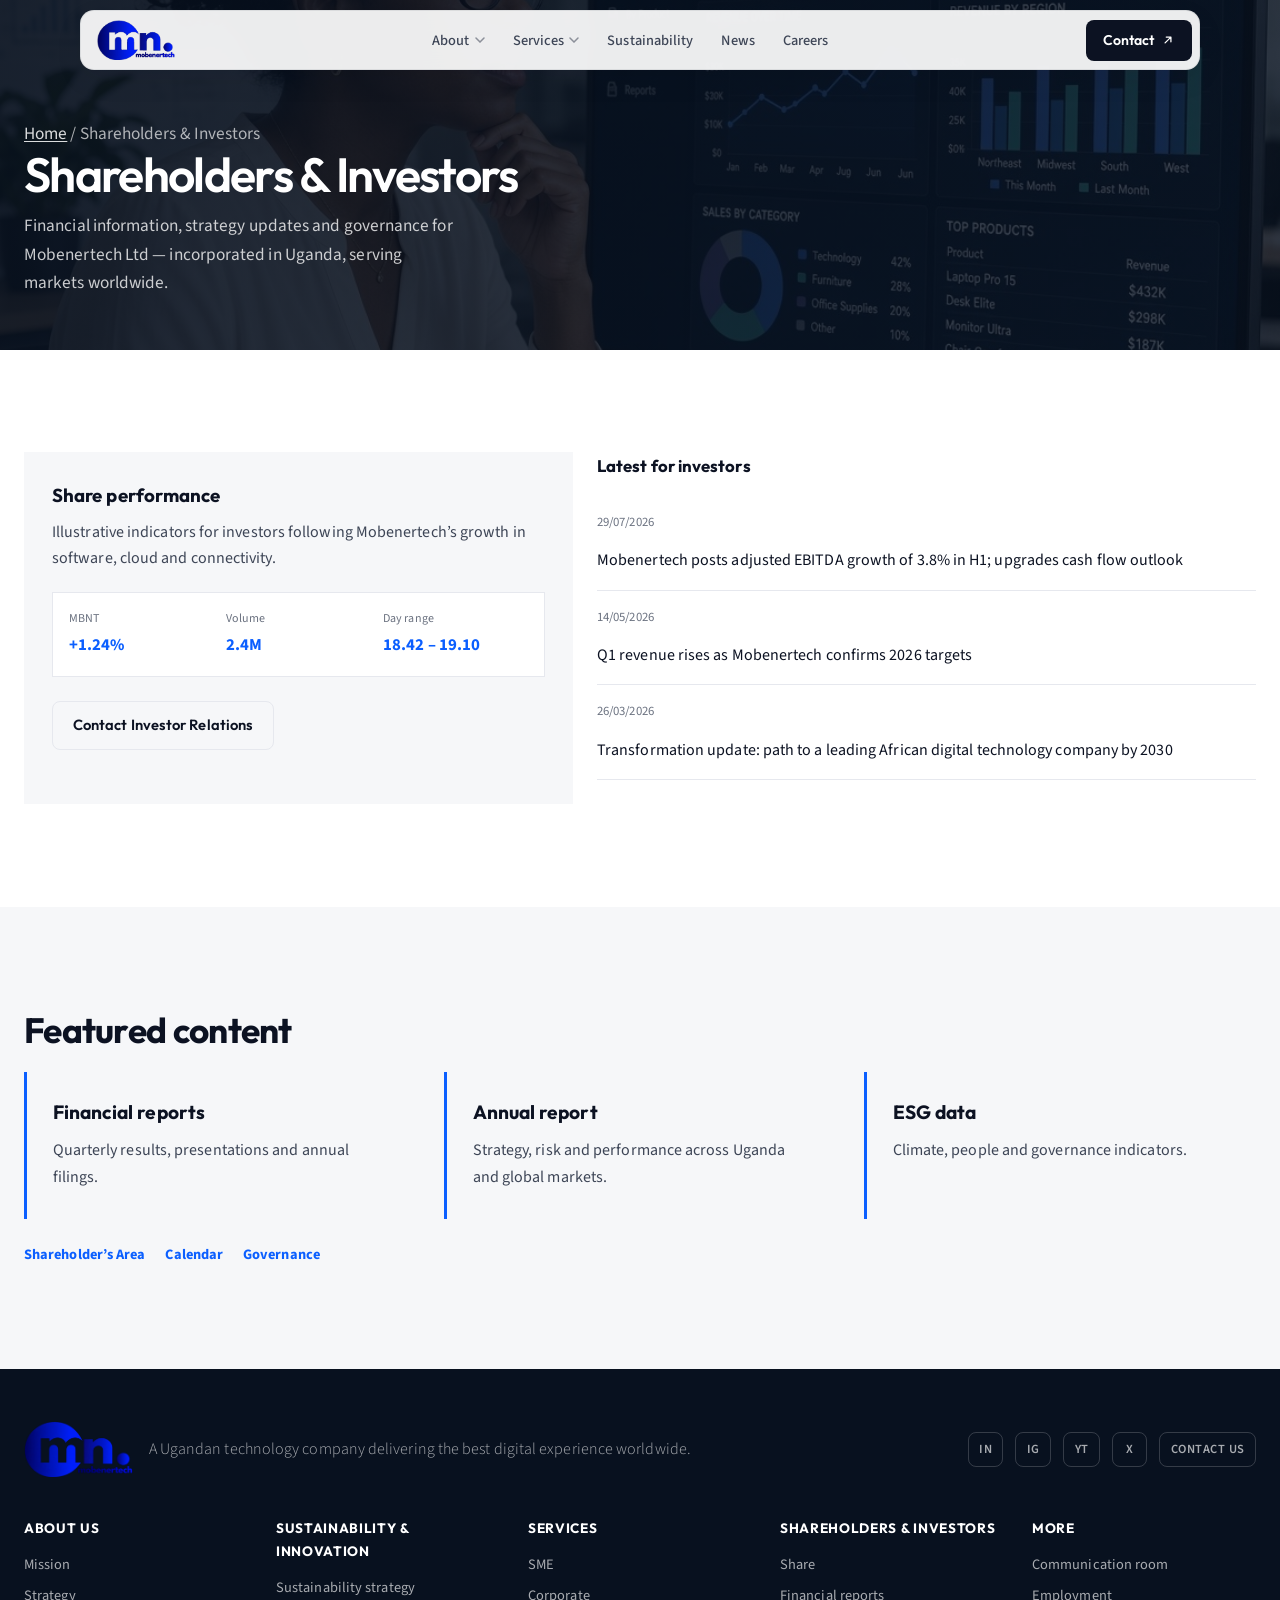
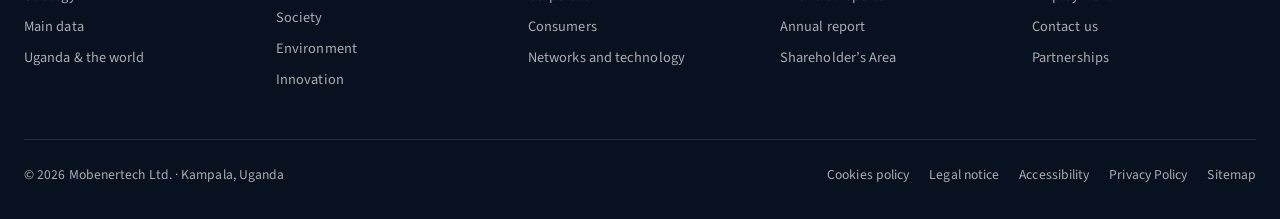
<file: investors.html>
<!DOCTYPE html>
<html lang="en">
  <head>
    <meta charset="UTF-8" />
    <meta name="viewport" content="width=device-width, initial-scale=1.0" />
    <title>Shareholders &amp; Investors — Mobenertech</title>
    <meta name="description" content="Investor information for Mobenertech Ltd — a Ugandan technology company with global operations." />
    <link rel="preconnect" href="https://fonts.googleapis.com" />
    <link rel="preconnect" href="https://fonts.gstatic.com" crossorigin />
    <link href="https://fonts.googleapis.com/css2?family=Outfit:wght@400;500;600;700&family=Source+Sans+3:wght@400;500;600;700&display=swap" rel="stylesheet" />
    <link rel="stylesheet" href="styles.css" />
  </head>
  <body>
    <div data-header></div>

    <main>
      <header class="page-hero page-hero--investors">
        <div class="page-hero-inner">
          <p class="breadcrumb"><a href="index.html">Home</a> / Shareholders &amp; Investors</p>
          <h1>Shareholders &amp; Investors</h1>
          <p>
            Financial information, strategy updates and governance for Mobenertech Ltd —
            incorporated in Uganda, serving markets worldwide.
          </p>
        </div>
      </header>

      <section class="page-section" id="area">
        <div class="investors-grid">
          <div class="investors-card">
            <h3>Share performance</h3>
            <p>
              Illustrative indicators for investors following Mobenertech’s growth in
              software, cloud and connectivity.
            </p>
            <div class="fake-ticker" aria-hidden="true">
              <div><span>MBNT</span><strong>+1.24%</strong></div>
              <div><span>Volume</span><strong>2.4M</strong></div>
              <div><span>Day range</span><strong>18.42 – 19.10</strong></div>
            </div>
            <a class="btn-secondary" href="contact.html">Contact Investor Relations</a>
          </div>
          <div class="investors-news">
            <h3>Latest for investors</h3>
            <ul>
              <li>
                <time datetime="2026-07-29">29/07/2026</time>
                <a href="#">Mobenertech posts adjusted EBITDA growth of 3.8% in H1; upgrades cash flow outlook</a>
              </li>
              <li>
                <time datetime="2026-05-14">14/05/2026</time>
                <a href="#">Q1 revenue rises as Mobenertech confirms 2026 targets</a>
              </li>
              <li>
                <time datetime="2026-03-26">26/03/2026</time>
                <a href="#">Transformation update: path to a leading African digital technology company by 2030</a>
              </li>
            </ul>
          </div>
        </div>
      </section>

      <section class="band-alt" id="reports">
        <div class="page-section">
          <h2>Featured content</h2>
          <div class="content-grid content-grid--3">
            <article class="info-card"><h3>Financial reports</h3><p>Quarterly results, presentations and annual filings.</p></article>
            <article class="info-card"><h3>Annual report</h3><p>Strategy, risk and performance across Uganda and global markets.</p></article>
            <article class="info-card"><h3>ESG data</h3><p>Climate, people and governance indicators.</p></article>
          </div>
          <div class="investor-links" style="margin-top: 1.5rem">
            <a href="contact.html">Shareholder’s Area</a>
            <a href="contact.html">Calendar</a>
            <a href="contact.html">Governance</a>
          </div>
        </div>
      </section>
    </main>

    <div data-footer></div>
    <script src="main.js"></script>
  </body>
</html>
</file>
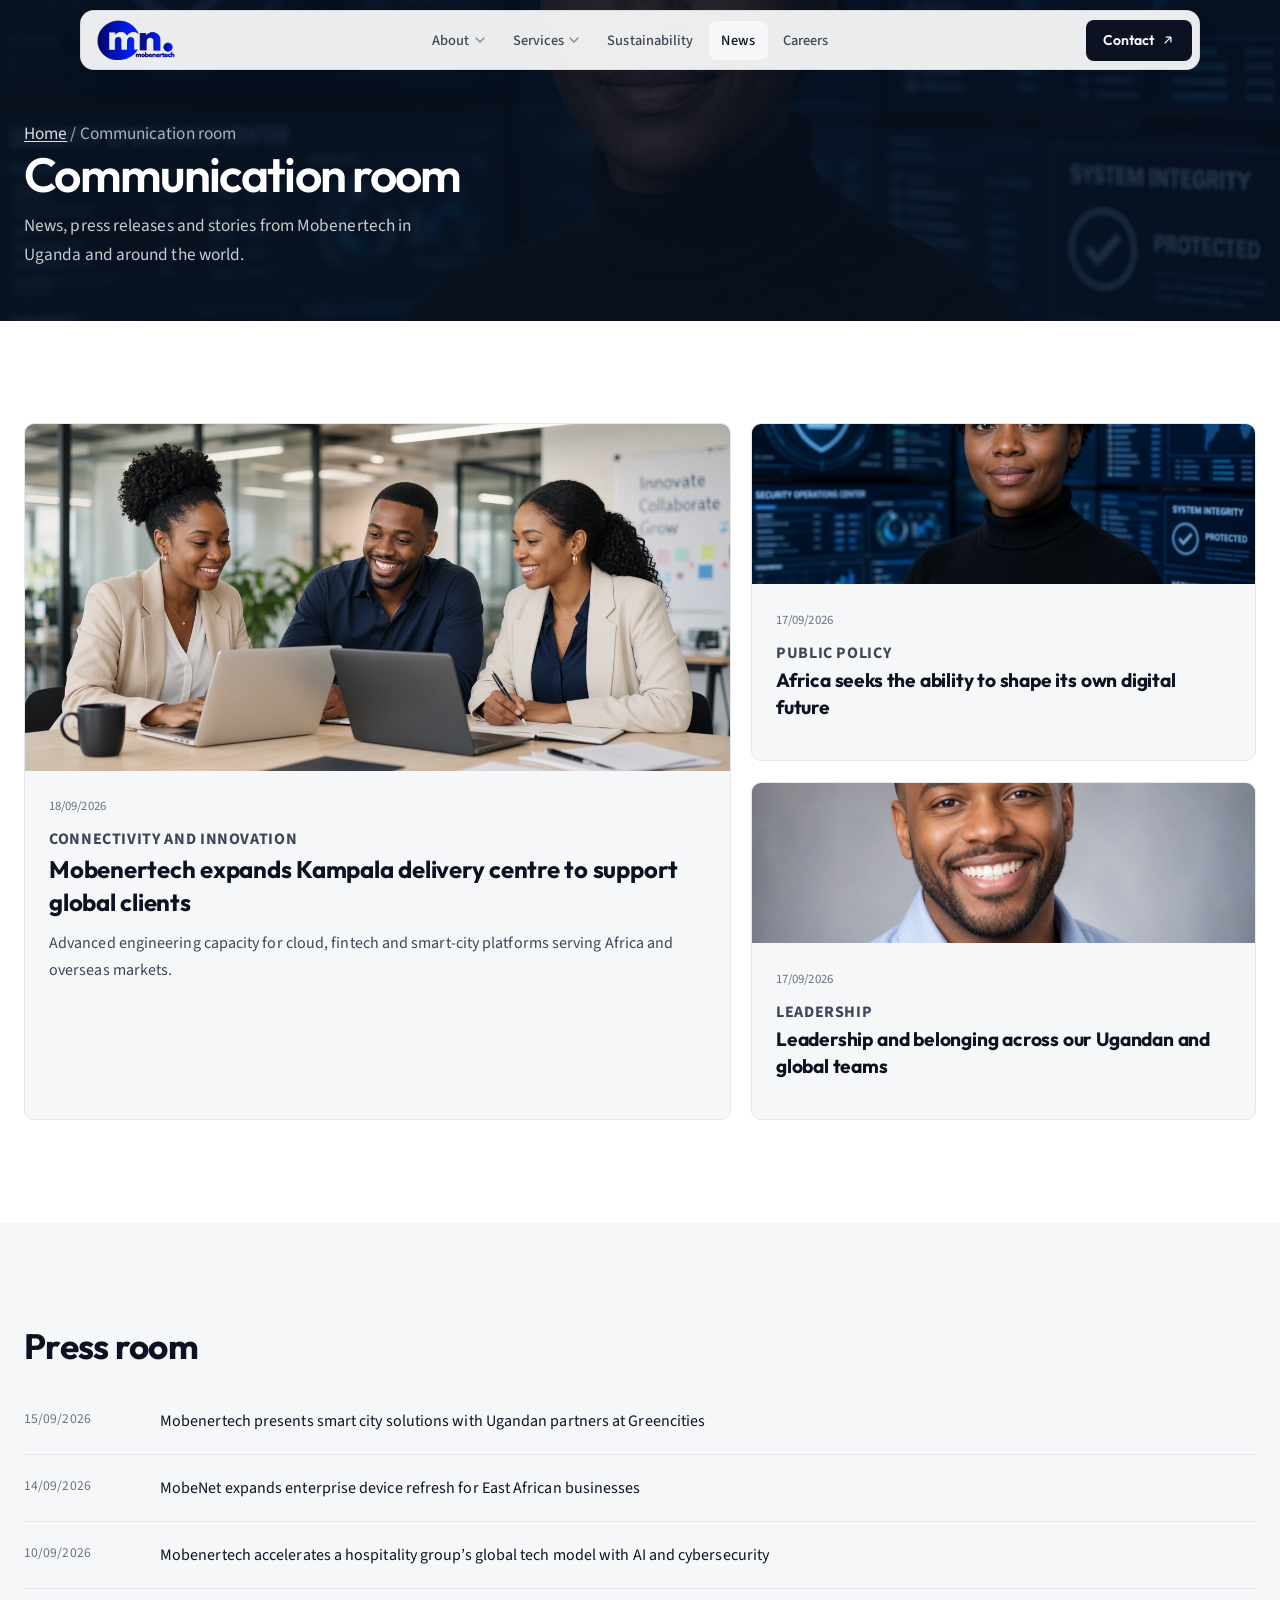
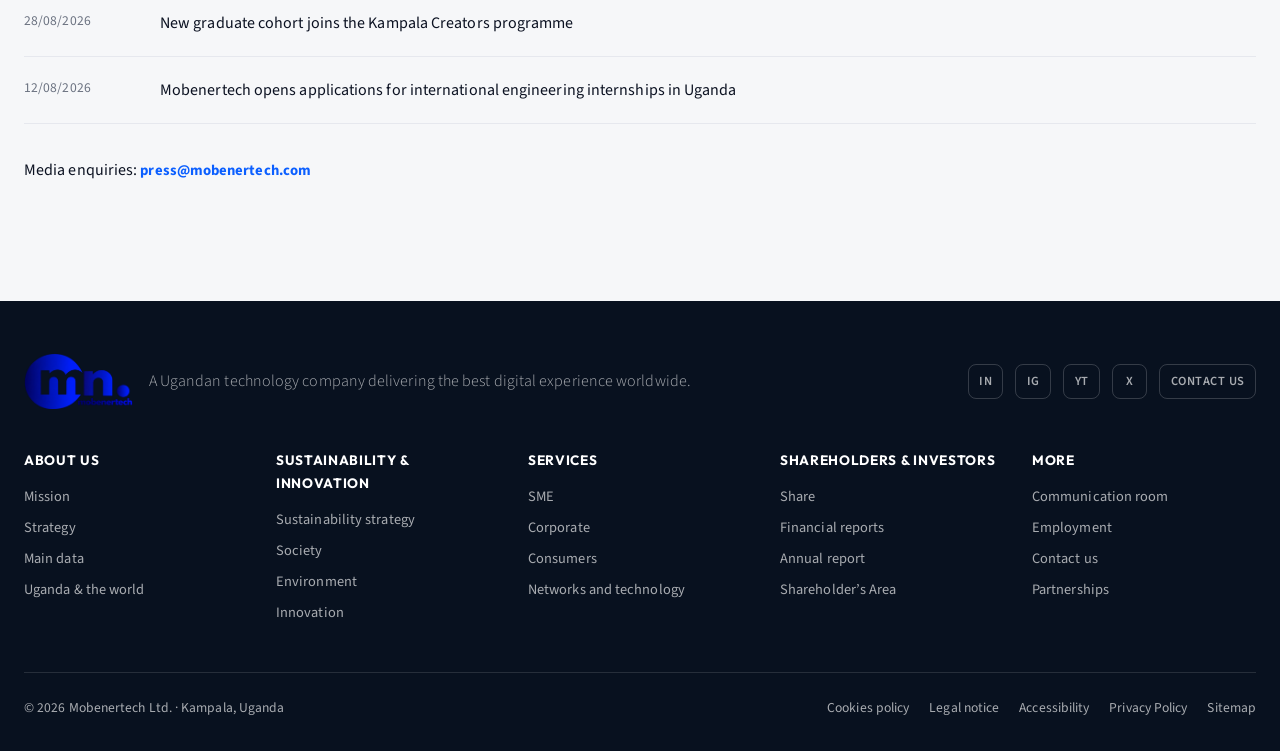
<file: news.html>
<!DOCTYPE html>
<html lang="en">
  <head>
    <meta charset="UTF-8" />
    <meta name="viewport" content="width=device-width, initial-scale=1.0" />
    <title>Communication room — Mobenertech</title>
    <meta name="description" content="News, press room and blog from Mobenertech — Uganda’s technology company serving the world." />
    <link rel="preconnect" href="https://fonts.googleapis.com" />
    <link rel="preconnect" href="https://fonts.gstatic.com" crossorigin />
    <link href="https://fonts.googleapis.com/css2?family=Outfit:wght@400;500;600;700&family=Source+Sans+3:wght@400;500;600;700&display=swap" rel="stylesheet" />
    <link rel="stylesheet" href="styles.css" />
  </head>
  <body>
    <div data-header></div>

    <main>
      <header class="page-hero page-hero--news">
        <div class="page-hero-inner">
          <p class="breadcrumb"><a href="index.html">Home</a> / Communication room</p>
          <h1>Communication room</h1>
          <p>News, press releases and stories from Mobenertech in Uganda and around the world.</p>
        </div>
      </header>

      <section class="page-section">
        <div class="news-grid">
          <article class="news-card news-card--featured">
            <div class="news-image news-image--1" aria-hidden="true"></div>
            <div class="news-body">
              <time datetime="2026-09-18">18/09/2026</time>
              <p class="news-cat">Connectivity and Innovation</p>
              <h3>Mobenertech expands Kampala delivery centre to support global clients</h3>
              <p>Advanced engineering capacity for cloud, fintech and smart-city platforms serving Africa and overseas markets.</p>
            </div>
          </article>
          <article class="news-card">
            <div class="news-image news-image--2" aria-hidden="true"></div>
            <div class="news-body">
              <time datetime="2026-09-17">17/09/2026</time>
              <p class="news-cat">Public Policy</p>
              <h3>Africa seeks the ability to shape its own digital future</h3>
            </div>
          </article>
          <article class="news-card">
            <div class="news-image news-image--3" aria-hidden="true"></div>
            <div class="news-body">
              <time datetime="2026-09-17">17/09/2026</time>
              <p class="news-cat">Leadership</p>
              <h3>Leadership and belonging across our Ugandan and global teams</h3>
            </div>
          </article>
        </div>
      </section>

      <section class="band-alt">
        <div class="page-section">
          <h2>Press room</h2>
          <ul class="article-list">
            <li>
              <time datetime="2026-09-15">15/09/2026</time>
              <a href="#">Mobenertech presents smart city solutions with Ugandan partners at Greencities</a>
            </li>
            <li>
              <time datetime="2026-09-14">14/09/2026</time>
              <a href="#">MobeNet expands enterprise device refresh for East African businesses</a>
            </li>
            <li>
              <time datetime="2026-09-10">10/09/2026</time>
              <a href="#">Mobenertech accelerates a hospitality group’s global tech model with AI and cybersecurity</a>
            </li>
            <li>
              <time datetime="2026-08-28">28/08/2026</time>
              <a href="#">New graduate cohort joins the Kampala Creators programme</a>
            </li>
            <li>
              <time datetime="2026-08-12">12/08/2026</time>
              <a href="#">Mobenertech opens applications for international engineering internships in Uganda</a>
            </li>
          </ul>
          <p style="margin-top: 2rem">
            Media enquiries:
            <a class="text-link" href="mailto:press@mobenertech.com">press@mobenertech.com</a>
          </p>
        </div>
      </section>
    </main>

    <div data-footer></div>
    <script src="main.js"></script>
  </body>
</html>
</file>
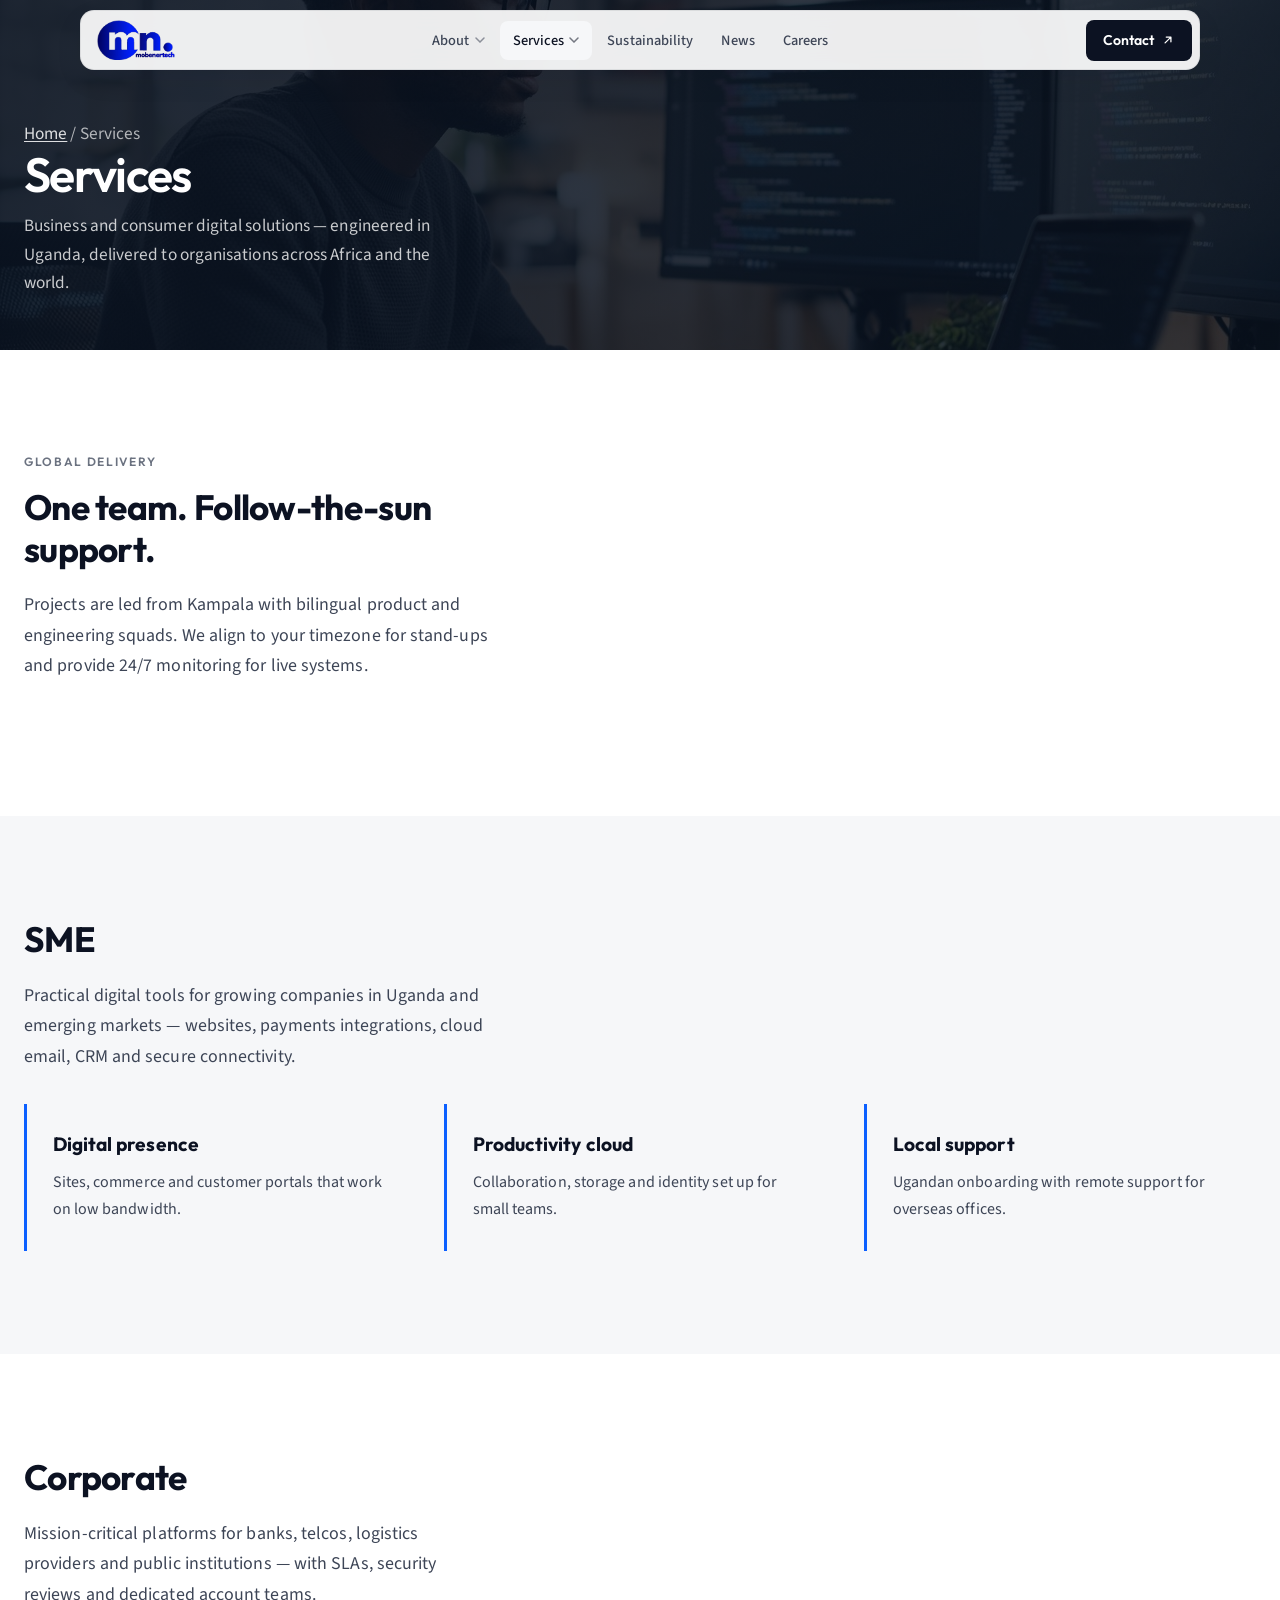
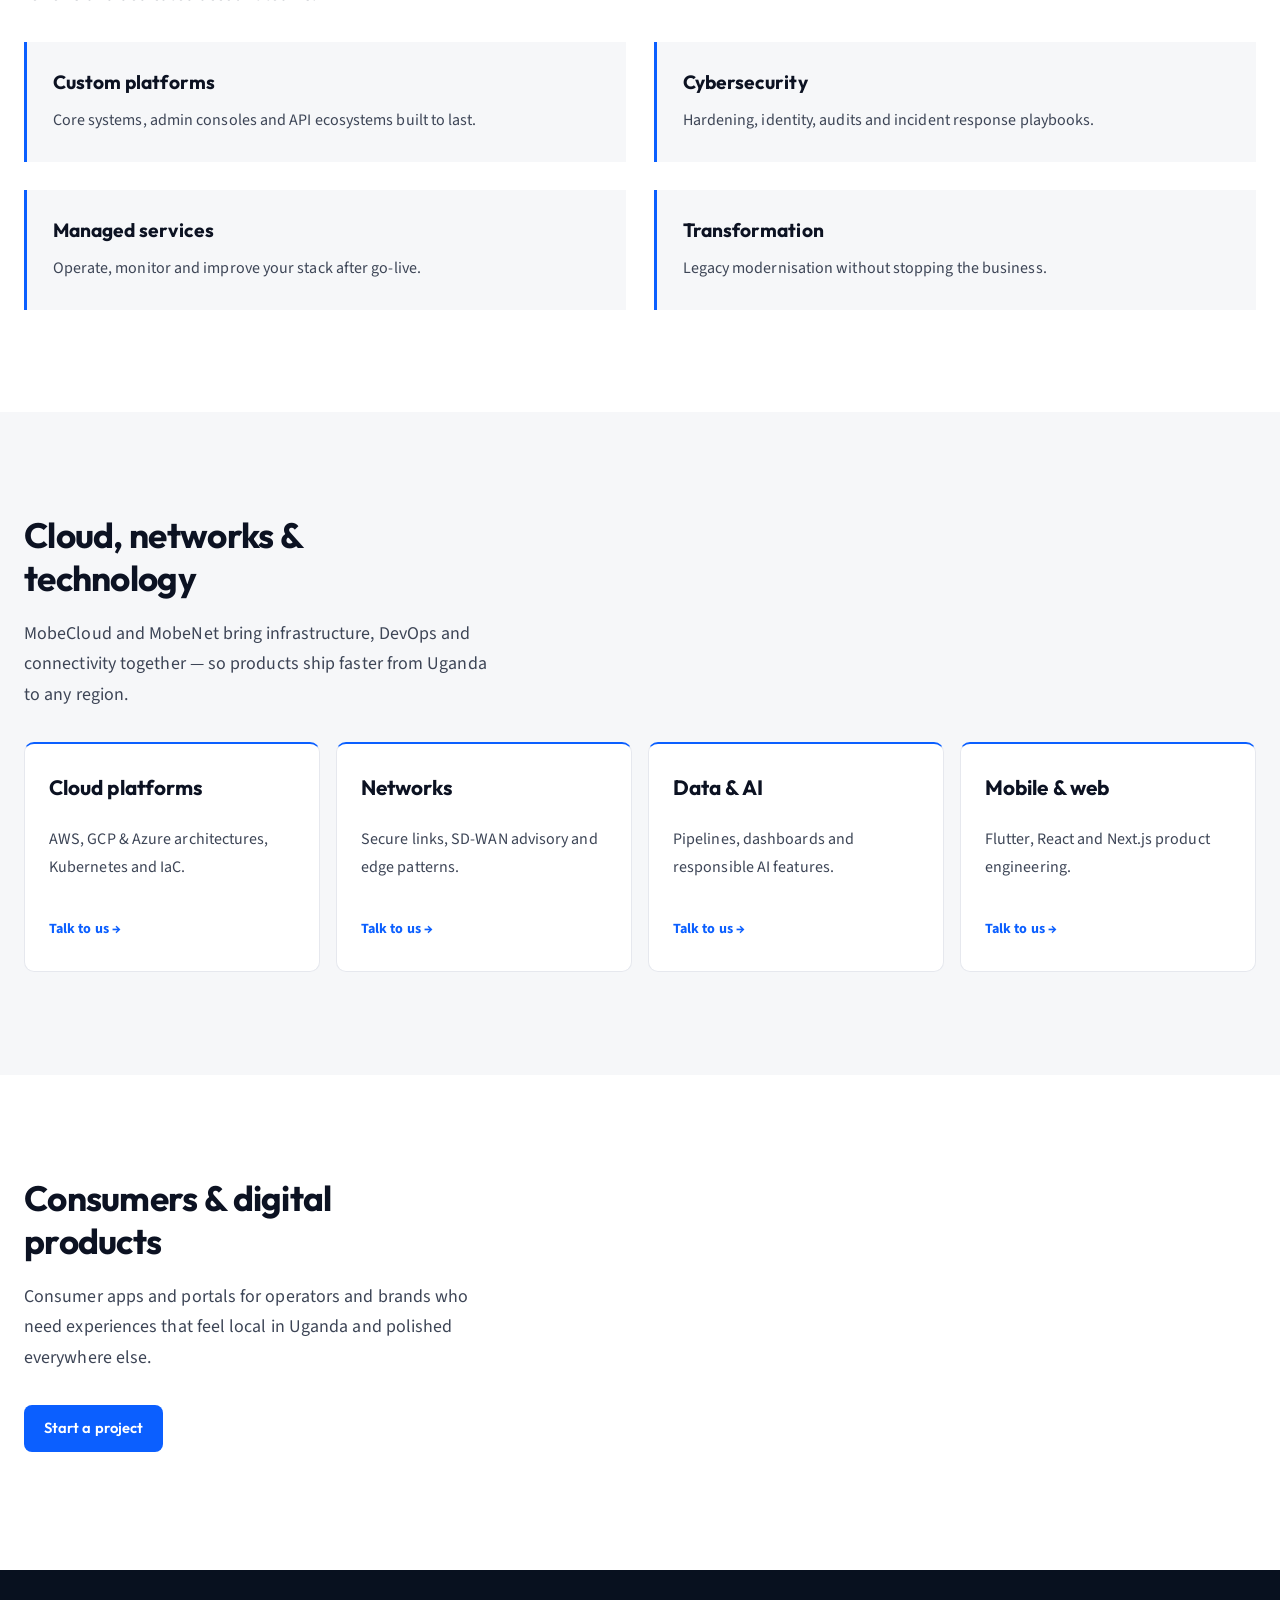
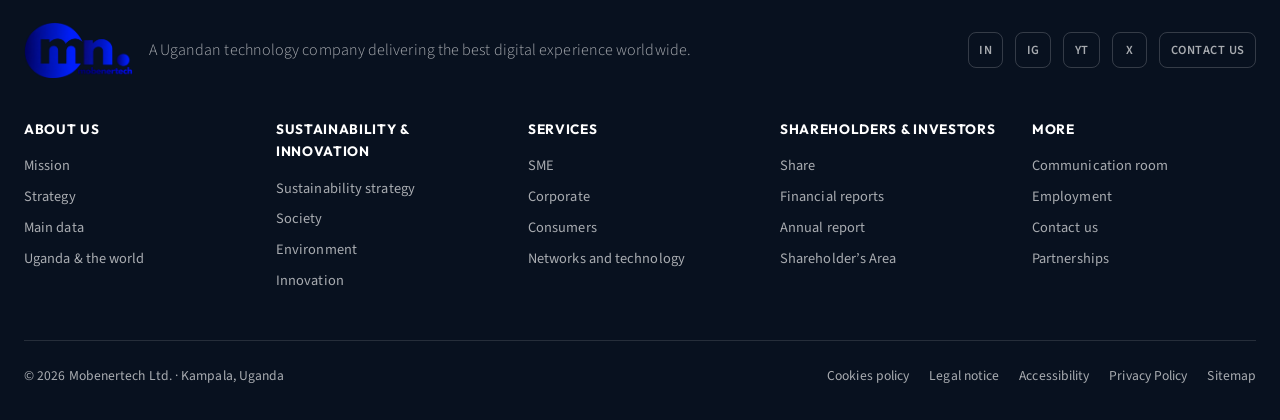
<file: services.html>
<!DOCTYPE html>
<html lang="en">
  <head>
    <meta charset="UTF-8" />
    <meta name="viewport" content="width=device-width, initial-scale=1.0" />
    <title>Services — Mobenertech</title>
    <meta name="description" content="Mobenertech services: SME, corporate, cloud, networks and digital products — delivered from Uganda to the world." />
    <link rel="preconnect" href="https://fonts.googleapis.com" />
    <link rel="preconnect" href="https://fonts.gstatic.com" crossorigin />
    <link href="https://fonts.googleapis.com/css2?family=Outfit:wght@400;500;600;700&family=Source+Sans+3:wght@400;500;600;700&display=swap" rel="stylesheet" />
    <link rel="stylesheet" href="styles.css" />
  </head>
  <body>
    <div data-header></div>

    <main>
      <header class="page-hero page-hero--services">
        <div class="page-hero-inner">
          <p class="breadcrumb"><a href="index.html">Home</a> / Services</p>
          <h1>Services</h1>
          <p>
            Business and consumer digital solutions — engineered in Uganda, delivered to
            organisations across Africa and the world.
          </p>
        </div>
      </header>

      <section class="page-section" id="global">
        <p class="eyebrow">Global delivery</p>
        <h2>One team. Follow-the-sun support.</h2>
        <p class="lead">
          Projects are led from Kampala with bilingual product and engineering squads.
          We align to your timezone for stand-ups and provide 24/7 monitoring for live systems.
        </p>
      </section>

      <section class="band-alt" id="sme">
        <div class="page-section">
          <h2>SME</h2>
          <p class="lead">
            Practical digital tools for growing companies in Uganda and emerging markets —
            websites, payments integrations, cloud email, CRM and secure connectivity.
          </p>
          <div class="content-grid content-grid--3">
            <article class="info-card"><h3>Digital presence</h3><p>Sites, commerce and customer portals that work on low bandwidth.</p></article>
            <article class="info-card"><h3>Productivity cloud</h3><p>Collaboration, storage and identity set up for small teams.</p></article>
            <article class="info-card"><h3>Local support</h3><p>Ugandan onboarding with remote support for overseas offices.</p></article>
          </div>
        </div>
      </section>

      <section class="page-section" id="corporate">
        <h2>Corporate</h2>
        <p class="lead">
          Mission-critical platforms for banks, telcos, logistics providers and public
          institutions — with SLAs, security reviews and dedicated account teams.
        </p>
        <div class="content-grid content-grid--2">
          <article class="info-card"><h3>Custom platforms</h3><p>Core systems, admin consoles and API ecosystems built to last.</p></article>
          <article class="info-card"><h3>Cybersecurity</h3><p>Hardening, identity, audits and incident response playbooks.</p></article>
          <article class="info-card"><h3>Managed services</h3><p>Operate, monitor and improve your stack after go-live.</p></article>
          <article class="info-card"><h3>Transformation</h3><p>Legacy modernisation without stopping the business.</p></article>
        </div>
      </section>

      <section class="band-alt" id="cloud">
        <div class="page-section">
          <h2 id="networks">Cloud, networks &amp; technology</h2>
          <p class="lead">
            MobeCloud and MobeNet bring infrastructure, DevOps and connectivity together —
            so products ship faster from Uganda to any region.
          </p>
          <div class="service-tiles" style="padding: 0; max-width: none">
            <a class="service-tile" href="contact.html"><h3>Cloud platforms</h3><p>AWS, GCP &amp; Azure architectures, Kubernetes and IaC.</p><span>Talk to us →</span></a>
            <a class="service-tile" href="contact.html"><h3>Networks</h3><p>Secure links, SD-WAN advisory and edge patterns.</p><span>Talk to us →</span></a>
            <a class="service-tile" href="contact.html"><h3>Data &amp; AI</h3><p>Pipelines, dashboards and responsible AI features.</p><span>Talk to us →</span></a>
            <a class="service-tile" href="contact.html"><h3>Mobile &amp; web</h3><p>Flutter, React and Next.js product engineering.</p><span>Talk to us →</span></a>
          </div>
        </div>
      </section>

      <section class="page-section" id="consumers">
        <h2>Consumers &amp; digital products</h2>
        <p class="lead">
          Consumer apps and portals for operators and brands who need experiences that
          feel local in Uganda and polished everywhere else.
        </p>
        <p><a class="btn-primary" href="contact.html">Start a project</a></p>
      </section>
    </main>

    <div data-footer></div>
    <script src="main.js"></script>
  </body>
</html>
</file>
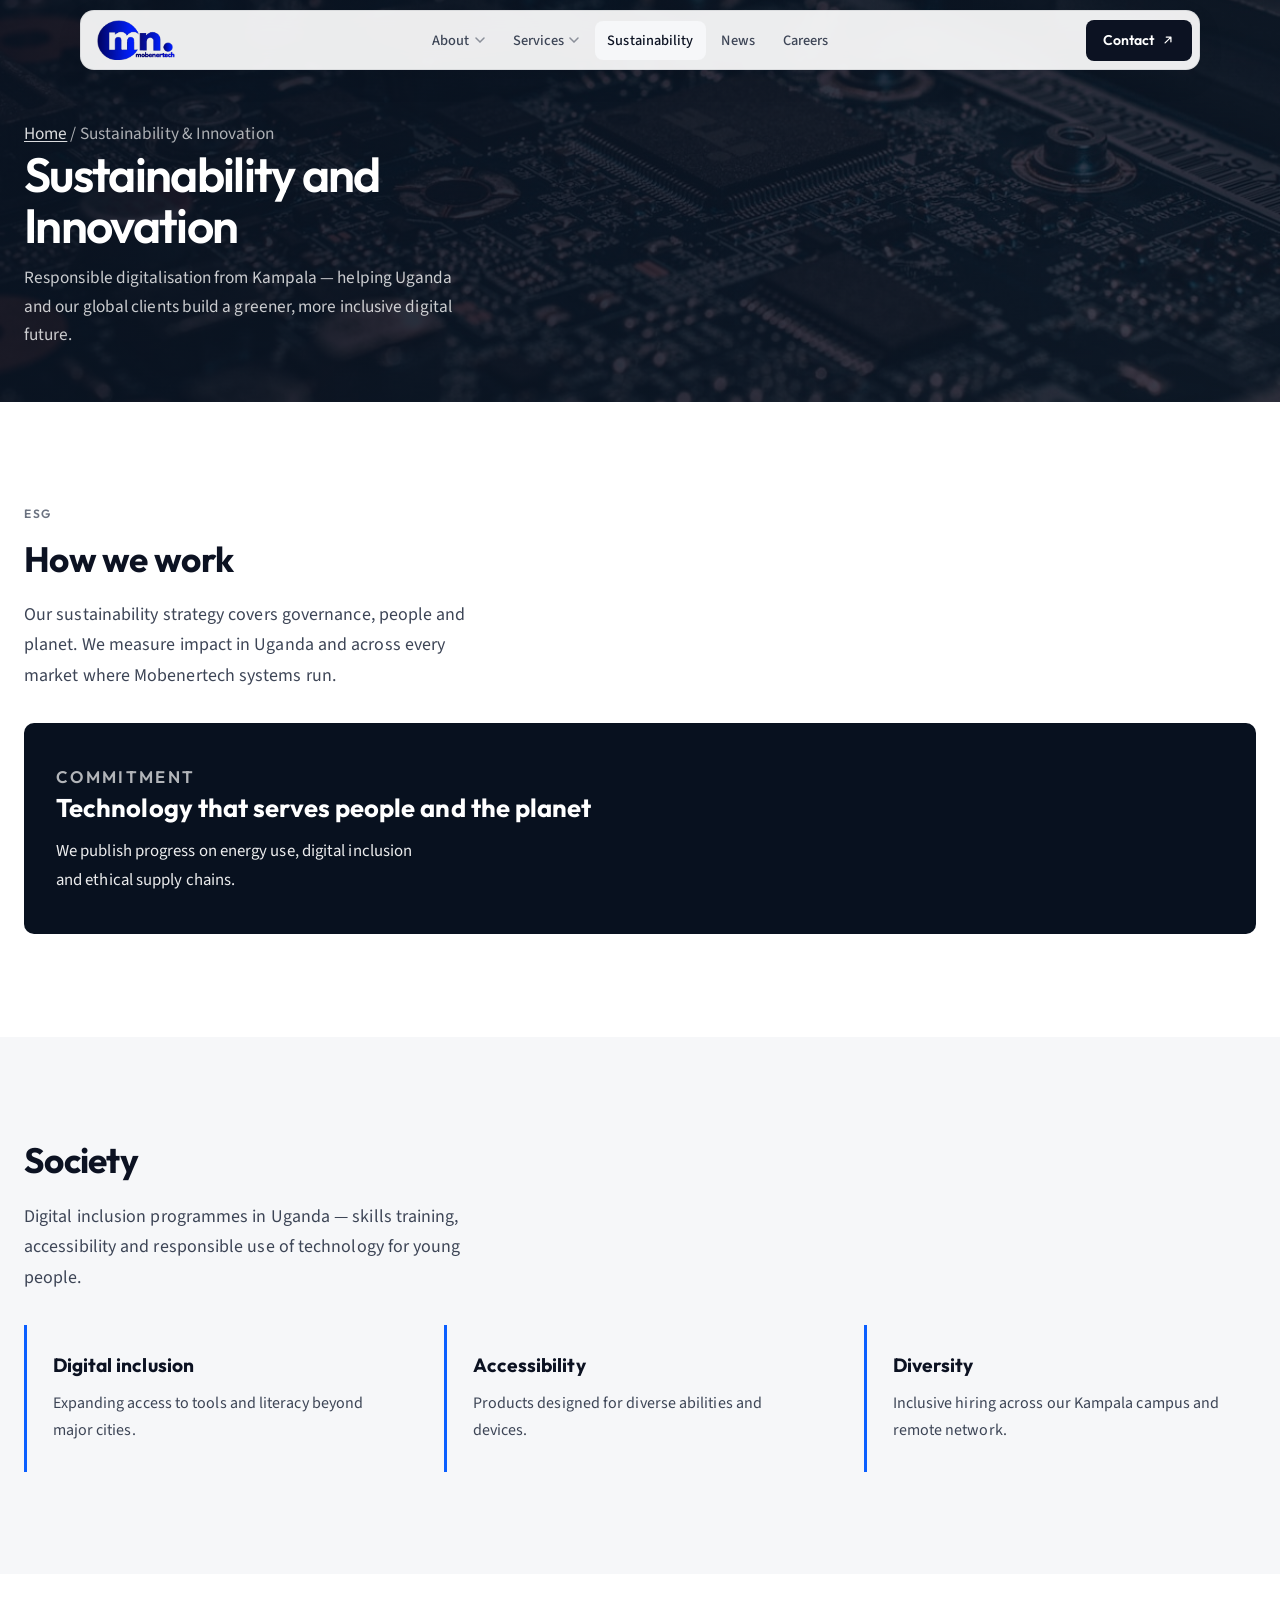
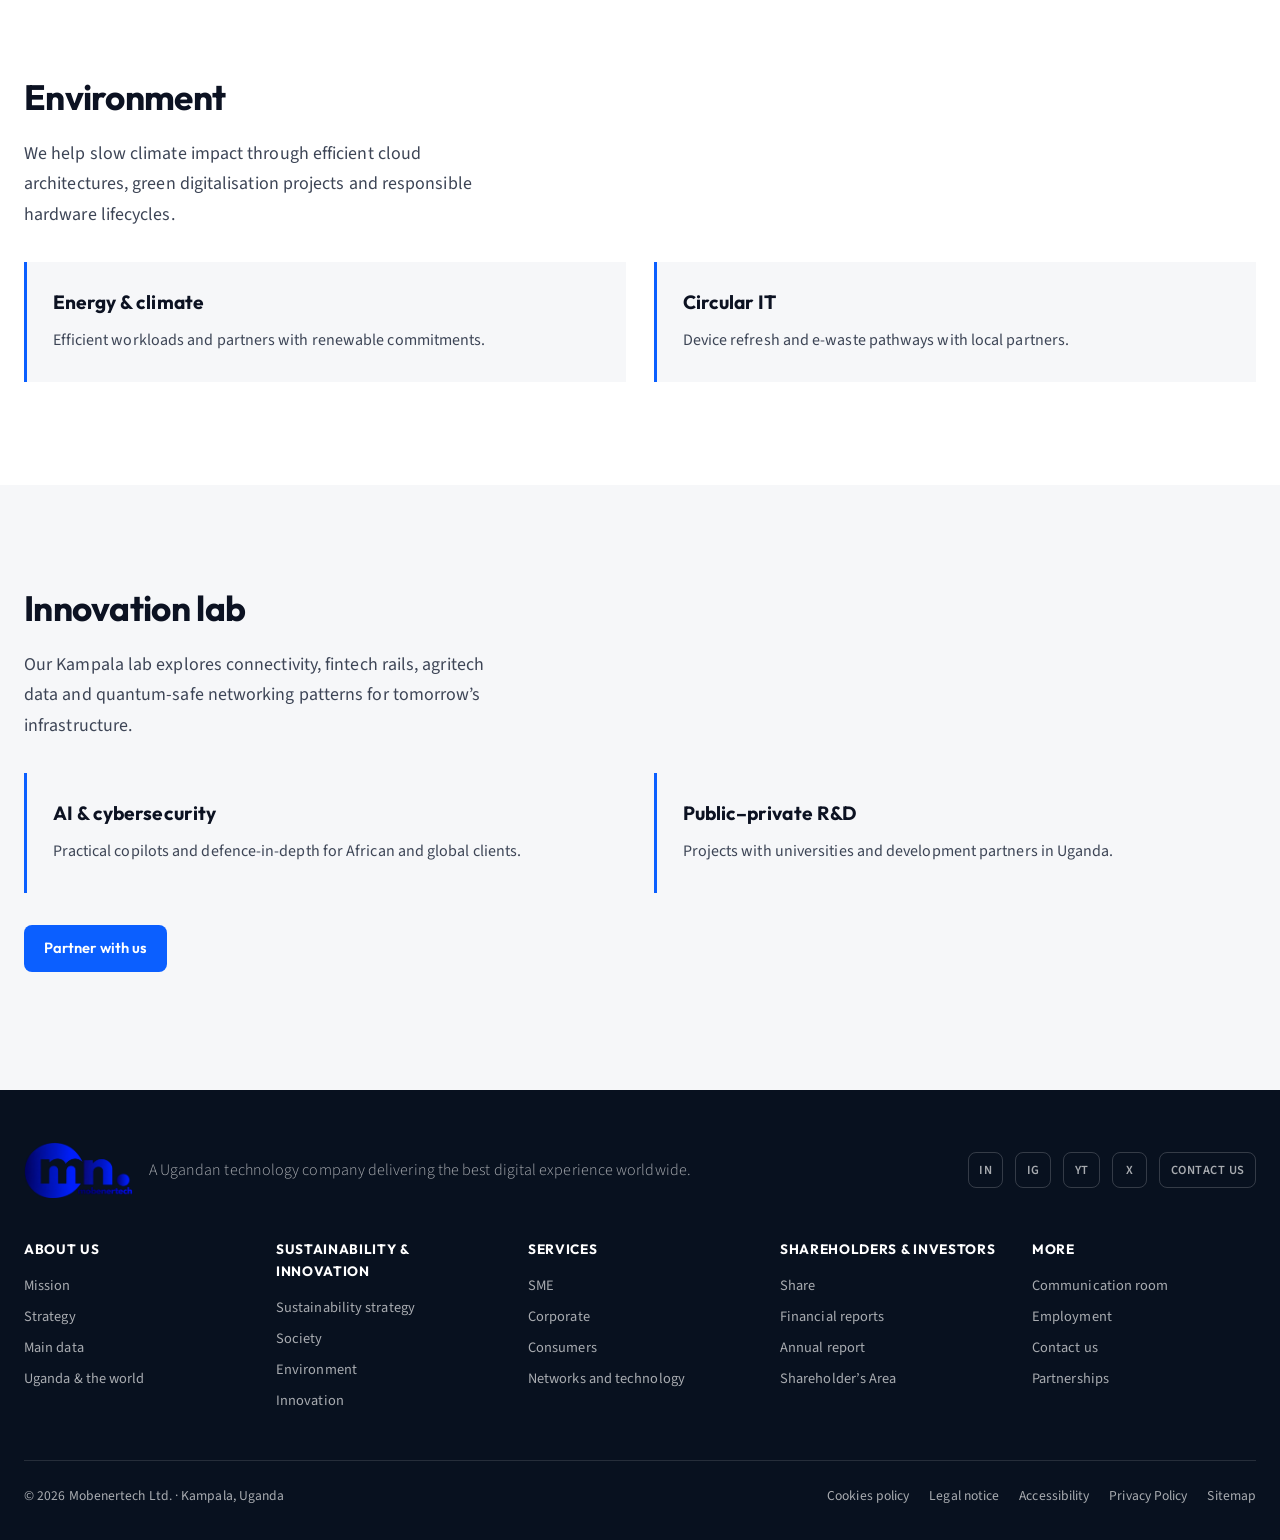
<file: sustainability.html>
<!DOCTYPE html>
<html lang="en">
  <head>
    <meta charset="UTF-8" />
    <meta name="viewport" content="width=device-width, initial-scale=1.0" />
    <title>Sustainability &amp; Innovation — Mobenertech</title>
    <meta name="description" content="Mobenertech sustainability, ESG and innovation — responsible digitalisation from Uganda to the world." />
    <link rel="preconnect" href="https://fonts.googleapis.com" />
    <link rel="preconnect" href="https://fonts.gstatic.com" crossorigin />
    <link href="https://fonts.googleapis.com/css2?family=Outfit:wght@400;500;600;700&family=Source+Sans+3:wght@400;500;600;700&display=swap" rel="stylesheet" />
    <link rel="stylesheet" href="styles.css" />
  </head>
  <body>
    <div data-header></div>

    <main>
      <header class="page-hero page-hero--sustainability">
        <div class="page-hero-inner">
          <p class="breadcrumb"><a href="index.html">Home</a> / Sustainability &amp; Innovation</p>
          <h1>Sustainability and Innovation</h1>
          <p>
            Responsible digitalisation from Kampala — helping Uganda and our global clients
            build a greener, more inclusive digital future.
          </p>
        </div>
      </header>

      <section class="page-section" id="esg">
        <p class="eyebrow">ESG</p>
        <h2>How we work</h2>
        <p class="lead">
          Our sustainability strategy covers governance, people and planet. We measure
          impact in Uganda and across every market where Mobenertech systems run.
        </p>
        <div class="esg-highlight" style="margin-top: 1.5rem">
          <p class="eyebrow">Commitment</p>
          <h3>Technology that serves people and the planet</h3>
          <p>We publish progress on energy use, digital inclusion and ethical supply chains.</p>
        </div>
      </section>

      <section class="band-alt" id="society">
        <div class="page-section">
          <h2>Society</h2>
          <p class="lead">
            Digital inclusion programmes in Uganda — skills training, accessibility and
            responsible use of technology for young people.
          </p>
          <div class="content-grid content-grid--3">
            <article class="info-card"><h3>Digital inclusion</h3><p>Expanding access to tools and literacy beyond major cities.</p></article>
            <article class="info-card"><h3>Accessibility</h3><p>Products designed for diverse abilities and devices.</p></article>
            <article class="info-card"><h3>Diversity</h3><p>Inclusive hiring across our Kampala campus and remote network.</p></article>
          </div>
        </div>
      </section>

      <section class="page-section" id="environment">
        <h2>Environment</h2>
        <p class="lead">
          We help slow climate impact through efficient cloud architectures, green
          digitalisation projects and responsible hardware lifecycles.
        </p>
        <div class="content-grid content-grid--2">
          <article class="info-card"><h3>Energy &amp; climate</h3><p>Efficient workloads and partners with renewable commitments.</p></article>
          <article class="info-card"><h3>Circular IT</h3><p>Device refresh and e-waste pathways with local partners.</p></article>
        </div>
      </section>

      <section class="band-alt" id="innovation">
        <div class="page-section">
          <h2 id="networks">Innovation lab</h2>
          <p class="lead">
            Our Kampala lab explores connectivity, fintech rails, agritech data and
            quantum-safe networking patterns for tomorrow’s infrastructure.
          </p>
          <div class="content-grid content-grid--2" id="ai">
            <article class="info-card"><h3>AI &amp; cybersecurity</h3><p>Practical copilots and defence-in-depth for African and global clients.</p></article>
            <article class="info-card"><h3>Public–private R&amp;D</h3><p>Projects with universities and development partners in Uganda.</p></article>
          </div>
          <p style="margin-top: 2rem"><a class="btn-primary" href="contact.html">Partner with us</a></p>
        </div>
      </section>
    </main>

    <div data-footer></div>
    <script src="main.js"></script>
  </body>
</html>
</file>
<file: styles.css>
:root {
  --blue: #0b5fff;
  --blue-dark: #0847c7;
  --blue-soft: #eef3ff;
  --ink: #0c1222;
  --ink-soft: #3d4556;
  --muted: #6b7280;
  --line: #e6e8ee;
  --bg: #ffffff;
  --bg-alt: #f6f7f9;
  --bg-dark: #08111f;
  --radius: 10px;
  --radius-sm: 8px;
  --font: "Source Sans 3", "Helvetica Neue", sans-serif;
  --font-display: "Outfit", "Source Sans 3", sans-serif;
  --header-h: 60px;
  --topbar-h: 0px;
  --pill-radius: 10px;
  --ease: cubic-bezier(0.22, 1, 0.36, 1);
  --shadow: 0 1px 2px rgba(12, 18, 34, 0.04), 0 8px 24px rgba(12, 18, 34, 0.06);
  --shadow-soft: 0 1px 0 rgba(12, 18, 34, 0.04);
}

*,
*::before,
*::after {
  box-sizing: border-box;
}

html {
  scroll-behavior: smooth;
}

body {
  margin: 0;
  font-family: var(--font);
  color: var(--ink);
  background: var(--bg);
  line-height: 1.65;
  font-weight: 400;
  overflow-x: hidden;
  letter-spacing: 0.005em;
  -webkit-font-smoothing: antialiased;
  text-rendering: optimizeLegibility;
}

h1,
h2,
h3,
h4,
.hero-brand,
.nav-cta,
.btn-primary,
.btn-secondary,
.section-head h2,
.pillar-body h2,
.feature-banner h2,
.pl {
  font-family: var(--font-display);
}

img {
  max-width: 100%;
  display: block;
}

a {
  color: inherit;
  text-decoration: none;
}

button,
input,
textarea,
select {
  font: inherit;
}

/* Floating matte header */
.site-header {
  position: fixed;
  top: 1rem;
  left: 0;
  right: 0;
  z-index: 100;
  display: flex;
  justify-content: center;
  padding: 0 1rem;
  pointer-events: none;
  height: auto;
  background: transparent;
  border: 0;
  box-shadow: none;
}

.header-pill {
  pointer-events: auto;
  width: min(1120px, calc(100% - 0.5rem));
  min-height: var(--header-h);
  display: flex;
  align-items: center;
  justify-content: space-between;
  gap: 1rem;
  padding: 0.4rem 0.45rem 0.4rem 1rem;
  border-radius: 14px;
  background: rgba(255, 255, 255, 0.92);
  border: 1px solid rgba(12, 18, 34, 0.08);
  box-shadow: var(--shadow-soft), 0 10px 30px rgba(12, 18, 34, 0.06);
  backdrop-filter: blur(12px);
  -webkit-backdrop-filter: blur(12px);
  transition: background 0.25s ease, box-shadow 0.25s ease, border-color 0.25s ease;
}

.site-header.is-scrolled .header-pill {
  background: #fff;
  border-color: rgba(12, 18, 34, 0.1);
  box-shadow: var(--shadow);
}

.header-actions {
  display: flex;
  align-items: center;
  gap: 0.5rem;
  flex-shrink: 0;
}

.logo {
  display: inline-flex;
  align-items: center;
  flex-shrink: 0;
}

.logo-img {
  display: block;
  height: 40px;
  width: auto;
  max-width: min(160px, 38vw);
  object-fit: contain;
}

.logo-img--footer {
  height: 56px;
  max-width: 220px;
}

.main-nav {
  display: none;
  align-items: center;
  justify-content: center;
  gap: 0.15rem;
  flex: 1;
}

.nav-item {
  position: relative;
}

.nav-link {
  display: inline-flex;
  align-items: center;
  gap: 0.35rem;
  height: 2.4rem;
  padding: 0 0.8rem;
  border: 0;
  border-radius: 8px;
  background: transparent;
  color: var(--ink-soft);
  font-size: 0.9rem;
  font-weight: 500;
  cursor: pointer;
  white-space: nowrap;
  transition: background 0.2s ease, color 0.2s ease;
}

.nav-caret {
  transition: transform 0.2s ease;
  opacity: 0.55;
}

.nav-link:hover,
.nav-item.is-open > .nav-link,
.nav-link.is-current,
.nav-link[aria-current="page"] {
  color: var(--ink);
  background: var(--bg-alt);
}

.nav-item.is-open > .nav-link .nav-caret {
  transform: rotate(180deg);
}

.nav-cta {
  display: inline-flex;
  align-items: center;
  justify-content: center;
  gap: 0.4rem;
  min-height: 2.55rem;
  padding: 0.5rem 1.05rem;
  border-radius: 8px;
  background: var(--ink);
  color: #fff !important;
  font-size: 0.88rem;
  font-weight: 600;
  letter-spacing: 0.01em;
  box-shadow: none;
  transition: background 0.2s ease, transform 0.2s ease;
}

.nav-cta:hover {
  background: #1a2336;
  transform: none;
  filter: none;
  box-shadow: none;
}

.nav-backdrop {
  position: fixed;
  inset: 0;
  z-index: -1;
  pointer-events: auto;
  background: rgba(10, 18, 32, 0.28);
  backdrop-filter: blur(2px);
}

.nav-backdrop[hidden] {
  display: none;
}

body.nav-open {
  overflow: hidden;
}

.mega {
  position: absolute;
  left: 50%;
  top: calc(100% + 0.85rem);
  transform: translateX(-50%);
  z-index: 5;
  min-width: 420px;
  padding: 0;
  animation: mega-in 0.25s cubic-bezier(0.22, 1, 0.36, 1);
}

.mega[hidden] {
  display: none;
}

.mega-panel {
  background: #fff;
  border: 1px solid var(--line);
  border-radius: 14px;
  box-shadow: var(--shadow);
  backdrop-filter: none;
  overflow: hidden;
}

.mega-inner {
  padding: 1.15rem;
  display: grid;
  grid-template-columns: 1fr 1fr;
  gap: 0.75rem;
}

.mega-col h3 {
  margin: 0 0 0.55rem;
  padding: 0 0.65rem;
  font-size: 0.72rem;
  text-transform: uppercase;
  letter-spacing: 0.08em;
  color: var(--muted);
  font-weight: 700;
}

.mega-col a {
  display: grid;
  gap: 0.1rem;
  padding: 0.65rem 0.7rem;
  border-radius: 8px;
  color: var(--ink);
  transition: background 0.2s ease;
}

.mega-col a span {
  font-size: 0.95rem;
  font-weight: 600;
}

.mega-col a small {
  font-size: 0.78rem;
  color: var(--muted);
}

.mega-col a:hover {
  background: var(--blue-soft);
}

.mega-col a:hover span {
  color: var(--blue);
}

@keyframes mega-in {
  from {
    opacity: 0;
    transform: translateX(-50%) translateY(-8px);
  }
  to {
    opacity: 1;
    transform: translateX(-50%) translateY(0);
  }
}

.menu-btn {
  width: 2.5rem;
  height: 2.5rem;
  border: 1px solid var(--line);
  border-radius: 8px;
  background: #fff;
  display: grid;
  place-content: center;
  gap: 5px;
  cursor: pointer;
}

.menu-btn span {
  display: block;
  width: 1.05rem;
  height: 2px;
  background: var(--ink);
  transition: transform 0.25s ease, opacity 0.2s ease;
}

.menu-btn[aria-expanded="true"] span:nth-child(1) {
  transform: translateY(7px) rotate(45deg);
}

.menu-btn[aria-expanded="true"] span:nth-child(2) {
  opacity: 0;
}

.menu-btn[aria-expanded="true"] span:nth-child(3) {
  transform: translateY(-7px) rotate(-45deg);
}

.mobile-drawer {
  position: fixed;
  inset: 5.25rem 1rem auto;
  z-index: 99;
  max-height: min(75vh, 640px);
  overflow: auto;
  background: #fff;
  border: 1px solid var(--line);
  border-radius: 14px;
  box-shadow: var(--shadow);
  backdrop-filter: none;
  animation: drawer-in 0.28s cubic-bezier(0.22, 1, 0.36, 1);
}

@keyframes drawer-in {
  from {
    opacity: 0;
    transform: translateY(-10px);
  }
  to {
    opacity: 1;
    transform: none;
  }
}

.mobile-drawer[hidden] {
  display: none;
}

.mobile-drawer-inner {
  padding: 0.75rem 1.15rem 1.35rem;
}

.mobile-group {
  border-bottom: 1px solid var(--line);
}

.mobile-group summary {
  list-style: none;
  cursor: pointer;
  padding: 0.95rem 0;
  font-weight: 700;
  font-size: 1.02rem;
  display: flex;
  align-items: center;
  justify-content: space-between;
}

.mobile-group summary::-webkit-details-marker {
  display: none;
}

.mobile-group summary::after {
  content: "+";
  color: var(--blue);
  font-size: 1.2rem;
}

.mobile-group[open] summary::after {
  content: "–";
}

.mobile-links {
  display: grid;
  gap: 0.15rem;
  padding: 0 0 0.85rem;
}

.mobile-links a {
  padding: 0.65rem 0.75rem;
  border-radius: 8px;
  color: var(--ink-soft);
  font-weight: 500;
}

.mobile-links a:hover {
  background: var(--blue-soft);
  color: var(--blue);
}

.mobile-link {
  display: block;
  padding: 0.95rem 0;
  border-bottom: 1px solid var(--line);
  font-weight: 700;
}

.mobile-cta {
  display: flex;
  align-items: center;
  justify-content: center;
  margin-top: 1.1rem;
  min-height: 3rem;
  border-radius: 8px;
  background: var(--ink);
  color: #fff;
  font-weight: 600;
}

@media (min-width: 980px) {
  .main-nav {
    display: flex;
  }

  .menu-btn,
  .mobile-drawer {
    display: none !important;
  }
}

@media (max-width: 979px) {
  .header-pill {
    padding: 0.4rem 0.45rem 0.4rem 0.85rem;
  }

  .nav-cta {
    padding: 0.5rem 0.95rem;
    min-height: 2.45rem;
    font-size: 0.84rem;
  }
}

/* Hero */
.hero {
  position: relative;
  min-height: min(68vh, 620px);
  display: flex;
  align-items: center;
  color: #fff;
  overflow: hidden;
  background: var(--bg-dark);
}

.hero-media {
  position: absolute;
  inset: 0;
  background:
    radial-gradient(ellipse 80% 60% at 85% 20%, rgba(11, 95, 255, 0.28), transparent 55%),
    radial-gradient(ellipse 60% 50% at 10% 90%, rgba(11, 95, 255, 0.12), transparent 50%),
    linear-gradient(160deg, #06101c 0%, #0a1628 45%, #0c1a32 100%);
  transform: none;
  animation: none;
}

.hero-glow {
  display: none;
}

.hero-ring {
  position: absolute;
  right: 6%;
  top: 50%;
  width: min(36vw, 380px);
  height: min(36vw, 380px);
  border: 1px solid rgba(255, 255, 255, 0.08);
  border-radius: 50%;
  transform: translateY(-50%);
  box-shadow: none;
  animation: none;
  pointer-events: none;
  opacity: 0.7;
}

.hero-ring::before {
  content: "";
  position: absolute;
  inset: 18%;
  border: 1px solid rgba(255, 255, 255, 0.06);
  border-radius: 50%;
}

.hero-particles {
  position: absolute;
  inset: 0;
  z-index: 1;
  opacity: 0.55;
}

.hero-overlay {
  position: absolute;
  inset: 0;
  z-index: 1;
  background:
    linear-gradient(105deg, rgba(6, 12, 22, 0.55) 0%, rgba(6, 12, 22, 0.2) 55%, transparent 100%),
    linear-gradient(180deg, transparent 40%, rgba(6, 12, 22, 0.45) 100%);
  pointer-events: none;
}

.hero-particles canvas {
  display: block;
  width: 100% !important;
  height: 100% !important;
}

.hero-shell {
  position: relative;
  z-index: 2;
  width: min(1280px, 100%);
  margin: 0 auto;
  padding: clamp(5.75rem, 11vh, 7rem) 1.5rem clamp(3rem, 6vh, 4rem);
}

.hero-content {
  position: relative;
  z-index: 2;
  display: flex;
  flex-direction: column;
  align-items: flex-start;
  max-width: 38rem;
  width: 100%;
  margin: 0;
  padding: 0;
  gap: 0;
}

.hero-kicker {
  display: inline-flex;
  align-items: center;
  gap: 0.65rem;
  margin: 0 0 1.25rem;
  padding: 0.4rem 0.85rem 0.4rem 0.4rem;
  border: 1px solid rgba(255, 255, 255, 0.22);
  border-radius: 999px;
  background: rgba(0, 0, 0, 0.22);
  backdrop-filter: blur(10px);
  font-size: 0.82rem;
  font-weight: 500;
  letter-spacing: 0.02em;
  color: rgba(255, 255, 255, 0.92);
}

.hero-kicker-logo {
  width: 36px;
  height: auto;
  display: block;
  border-radius: 999px;
  background: #000;
  padding: 4px;
}

.hero-brand {
  margin: 0 0 1.1rem;
  font-size: clamp(0.9rem, 1.6vw, 1.05rem);
  font-weight: 600;
  letter-spacing: 0.2em;
  text-transform: lowercase;
  color: rgba(158, 192, 255, 0.9);
}

.hero h1 {
  display: flex;
  flex-direction: column;
  margin: 0 0 1.25rem;
  font-size: clamp(2.4rem, 5.6vw, 4.1rem);
  font-weight: 600;
  line-height: 1.02;
  letter-spacing: -0.04em;
  max-width: none;
}

.hero-line {
  display: block;
}

.hero-lede {
  margin: 0 0 2.15rem;
  font-size: clamp(1.02rem, 1.7vw, 1.15rem);
  font-weight: 400;
  max-width: 34ch;
  line-height: 1.6;
  color: rgba(255, 255, 255, 0.72);
}

.hero-actions {
  display: flex;
  flex-wrap: wrap;
  align-items: center;
  gap: 0.75rem;
  margin: 0 0 1.85rem;
}

.hero-btn {
  min-height: 3rem;
  padding: 0.75rem 1.35rem;
  border-radius: 8px;
  box-shadow: none;
  display: inline-flex;
  align-items: center;
  gap: 0.45rem;
  font-weight: 600;
}

.hero-btn:hover {
  transform: none;
}

.hero-btn-ghost {
  display: inline-flex;
  align-items: center;
  justify-content: center;
  min-height: 3rem;
  padding: 0.75rem 1.25rem;
  border-radius: 8px;
  border: 1px solid rgba(255, 255, 255, 0.28);
  font-weight: 600;
  font-size: 0.92rem;
  color: #fff;
  background: transparent;
  backdrop-filter: none;
  transition: background 0.2s ease, border-color 0.2s ease;
}

.hero-btn-ghost:hover {
  background: rgba(255, 255, 255, 0.08);
  border-color: rgba(255, 255, 255, 0.5);
  transform: none;
}

.hero-markets {
  display: flex;
  flex-wrap: wrap;
  align-items: center;
  gap: 0.55rem 0.7rem;
  margin: 0;
  padding-top: 1rem;
  border-top: 1px solid rgba(255, 255, 255, 0.12);
  width: 100%;
  max-width: 28rem;
  font-size: 0.8rem;
  font-weight: 500;
  letter-spacing: 0.02em;
  color: rgba(255, 255, 255, 0.4);
}

.hero-markets a {
  color: rgba(255, 255, 255, 0.65);
  transition: color 0.2s ease;
}

.hero-markets a:hover {
  color: #fff;
}

.hero-scroll {
  position: absolute;
  z-index: 2;
  left: 50%;
  bottom: 1.4rem;
  transform: translateX(-50%);
  display: inline-flex;
  flex-direction: column;
  align-items: center;
  gap: 0.45rem;
  font-size: 0.72rem;
  font-weight: 600;
  letter-spacing: 0.14em;
  text-transform: uppercase;
  color: rgba(255, 255, 255, 0.7);
}

.hero-scroll span {
  width: 1.35rem;
  height: 2.1rem;
  border: 1.5px solid rgba(255, 255, 255, 0.45);
  border-radius: 999px;
  position: relative;
}

.hero-scroll span::after {
  content: "";
  position: absolute;
  top: 0.35rem;
  left: 50%;
  width: 0.28rem;
  height: 0.28rem;
  margin-left: -0.14rem;
  border-radius: 50%;
  background: #fff;
  animation: scroll-dot 1.6s ease-in-out infinite;
}

@keyframes hero-drift {
  from {
    transform: translate(0, 0);
  }
  to {
    transform: translate(-28px, 22px);
  }
}

@keyframes hero-ring {
  from {
    transform: translateY(-50%) rotate(0deg);
  }
  to {
    transform: translateY(-50%) rotate(360deg);
  }
}

@keyframes scroll-dot {
  0% {
    opacity: 1;
    transform: translateY(0);
  }
  100% {
    opacity: 0;
    transform: translateY(0.85rem);
  }
}

@media (max-width: 700px) {
  .hero-ring {
    opacity: 0.35;
    right: -20%;
  }

  .hero-shell {
    padding-left: 1.15rem;
    padding-right: 1.15rem;
  }

  .hero-lede {
    max-width: 100%;
  }

  .hero-markets {
    max-width: 100%;
  }

  .hero-scroll {
    display: none;
  }
}

/* Partners marquee */
.partners {
  padding: 1.75rem 0;
  background: #fff;
  border-bottom: 1px solid var(--line);
  overflow: hidden;
}

.partners-layout {
  display: grid;
  grid-template-columns: minmax(9rem, 12rem) 1fr;
  align-items: center;
  gap: 1.5rem 2.25rem;
  max-width: 1280px;
  margin: 0 auto;
  padding-left: 1.5rem;
}

.partners-head {
  margin: 0;
  padding: 0;
  text-align: left;
  max-width: 11rem;
  flex-shrink: 0;
}

.partners-head .eyebrow {
  margin: 0 0 0.25rem;
}

.partners-head h2 {
  margin: 0;
  font-size: clamp(1.05rem, 2vw, 1.25rem);
  font-weight: 700;
  letter-spacing: -0.02em;
  line-height: 1.25;
}

.partners-marquee {
  position: relative;
  overflow: hidden;
  min-width: 0;
  mask-image: linear-gradient(90deg, transparent, #000 6%, #000 94%, transparent);
  -webkit-mask-image: linear-gradient(90deg, transparent, #000 6%, #000 94%, transparent);
  margin-bottom: 0;
}

@media (max-width: 720px) {
  .partners-layout {
    grid-template-columns: 1fr;
    padding: 0;
    gap: 1rem;
  }

  .partners-head {
    max-width: none;
    padding: 0 1.5rem;
  }
}

.partners-track {
  display: flex;
  align-items: center;
  flex-wrap: nowrap;
  gap: 1rem;
  width: max-content;
  animation: partners-scroll 42s linear infinite;
}

.partners-marquee:hover .partners-track {
  animation-play-state: paused;
}

.partner-logo {
  flex: 0 0 auto;
  display: flex;
  align-items: center;
  justify-content: center;
  min-width: 140px;
  height: 56px;
  padding: 0 1.2rem;
  border: 1px solid var(--line);
  border-radius: 8px;
  background: #fff;
  white-space: nowrap;
}

.pl {
  font-weight: 700;
  font-size: 1.15rem;
  letter-spacing: -0.03em;
  color: #3a3a3a;
  white-space: nowrap;
  opacity: 0.78;
  transition: opacity 0.2s ease, color 0.2s ease;
}

.partner-logo:hover .pl {
  opacity: 1;
}

.pl-google {
  font-family: Arial, sans-serif;
  background: linear-gradient(90deg, #4285f4 16%, #ea4335 16% 34%, #fbbc05 34% 52%, #4285f4 52% 70%, #34a853 70% 88%, #ea4335 88%);
  -webkit-background-clip: text;
  background-clip: text;
  color: transparent;
  opacity: 0.9;
}
.pl-oracle {
  color: #c74634;
  font-family: "Georgia", serif;
  letter-spacing: 0.04em;
  text-transform: uppercase;
  font-size: 1.05rem;
}
.pl-microsoft {
  color: #5e5e5e;
}
.pl-aws {
  color: #232f3e;
  font-size: 0.95rem;
}
.pl-ibm {
  color: #054ada;
  letter-spacing: 0.12em;
  font-size: 1.35rem;
}
.pl-salesforce {
  color: #00a1e0;
}
.pl-cisco {
  color: #1ba0d7;
  letter-spacing: 0.08em;
  text-transform: uppercase;
  font-size: 1rem;
}
.pl-sap {
  color: #0faaff;
  letter-spacing: 0.16em;
  font-size: 1.3rem;
}
.pl-meta {
  color: #0668e1;
}
.pl-nvidia {
  color: #76b900;
  letter-spacing: 0.04em;
}
.pl-accenture {
  color: #a100ff;
}
.pl-deloitte {
  color: #86bc25;
}
.pl-stripe {
  color: #635bff;
}
.pl-twilio {
  color: #f22f46;
}
.pl-shopify {
  color: #95bf47;
}
.pl-adobe {
  color: #eb1000;
}
.pl-intel {
  color: #0071c5;
}
.pl-vmware {
  color: #607078;
}
.pl-redhat {
  color: #ee0000;
}
.pl-atlassian {
  color: #0052cc;
}
.pl-slack {
  color: #4a154b;
}
.pl-zoom {
  color: #2d8cff;
}

@keyframes partners-scroll {
  from {
    transform: translateX(0);
  }
  to {
    transform: translateX(-50%);
  }
}

@keyframes partners-scroll-reverse {
  from {
    transform: translateX(-50%);
  }
  to {
    transform: translateX(0);
  }
}

@media (prefers-reduced-motion: reduce) {
  .partners-track {
    animation: none;
    flex-wrap: wrap;
    width: auto;
    max-width: 1280px;
    margin: 0 auto;
    justify-content: center;
    padding: 0 1rem;
  }
}

/* Brands strip (legacy unused) */
.brands {
  display: none;
}

.brand-chip {
  display: grid;
  gap: 0.2rem;
  padding: 1.35rem 1rem;
  border-right: 1px solid var(--line);
  transition: background 0.2s ease;
}

.brand-chip:nth-child(2n) {
  border-right: 0;
}

@media (min-width: 800px) {
  .brand-chip:nth-child(2n) {
    border-right: 1px solid var(--line);
  }

  .brand-chip:last-child {
    border-right: 0;
  }
}

.brand-chip:hover {
  background: var(--blue-soft);
}

.brand-name {
  font-weight: 700;
  font-size: 1.1rem;
  color: var(--blue);
}

.brand-chip span:last-child {
  font-size: 0.85rem;
  color: var(--muted);
}

/* Pillars */
.pillars {
  max-width: 1280px;
  margin: 0 auto;
  padding: clamp(4.5rem, 9vw, 7rem) 1.5rem;
  display: grid;
  gap: 1.75rem;
}

@media (min-width: 800px) {
  .pillars {
    grid-template-columns: repeat(2, 1fr);
    gap: 2rem;
  }

  .pillar--wide {
    grid-column: 1 / -1;
  }
}

@media (min-width: 1100px) {
  .pillars {
    grid-template-columns: repeat(6, 1fr);
    gap: 2rem;
  }

  .pillar {
    grid-column: span 3;
  }

  .pillar--wide {
    grid-column: span 6;
  }
}

.pillar {
  display: grid;
  background: var(--bg-alt);
  overflow: hidden;
  min-height: 320px;
  border: 1px solid var(--line);
  border-radius: var(--radius);
  transition: border-color 0.25s var(--ease), background 0.25s var(--ease);
}

.pillar:hover {
  transform: none;
  box-shadow: none;
  border-color: #c9ceda;
  background: #f3f4f7;
}

@media (min-width: 600px) {
  .pillar {
    grid-template-columns: 0.85fr 1.15fr;
  }

  .pillar--wide {
    grid-template-columns: 1fr 1.5fr;
    min-height: 360px;
  }
}

.pillar-visual {
  min-height: 180px;
  background-size: cover;
  background-position: center;
}

.pillar-visual--1 {
  background-image: linear-gradient(180deg, transparent 40%, rgba(0, 0, 0, 0.25)), url("images/pillar-mission.jpg");
}
.pillar-visual--2 {
  background-image: linear-gradient(180deg, transparent 40%, rgba(0, 0, 0, 0.25)), url("images/pillar-strategy.jpg");
}
.pillar-visual--3 {
  background-image: linear-gradient(180deg, transparent 40%, rgba(0, 0, 0, 0.25)), url("images/pillar-networks.jpg");
}
.pillar-visual--4 {
  background-image: linear-gradient(180deg, transparent 40%, rgba(0, 0, 0, 0.25)), url("images/pillar-trust.jpg");
}
.pillar-visual--5 {
  background-image: linear-gradient(180deg, transparent 40%, rgba(0, 0, 0, 0.2)), url("images/pillar-innovation.jpg");
}

.pillar-body {
  padding: clamp(1.75rem, 3vw, 2.35rem) clamp(1.5rem, 3vw, 2rem);
  display: flex;
  flex-direction: column;
  justify-content: center;
  gap: 0.35rem;
}

.pillar-body h2 {
  margin: 0 0 0.85rem;
  font-size: clamp(1.35rem, 2.2vw, 1.6rem);
  font-weight: 700;
  line-height: 1.25;
  letter-spacing: -0.02em;
}

.pillar-body p {
  margin: 0 0 1.35rem;
  color: var(--ink-soft);
  font-size: 1.02rem;
  line-height: 1.7;
  max-width: 38ch;
}

.text-link {
  color: var(--blue);
  font-weight: 700;
  font-size: 0.92rem;
}

.text-link:hover {
  text-decoration: underline;
}

/* Feature banner */
.feature-banner {
  background: var(--bg-dark);
  color: #fff;
  margin: 1rem 0 0;
}

.feature-banner-inner {
  max-width: 1280px;
  margin: 0 auto;
  padding: clamp(4rem, 8vw, 5.5rem) 1.5rem;
}

.eyebrow {
  margin: 0 0 0.85rem;
  font-size: 0.75rem;
  font-weight: 600;
  letter-spacing: 0.14em;
  text-transform: uppercase;
  color: var(--muted);
  font-family: var(--font-display);
}

.feature-banner .eyebrow {
  color: rgba(158, 192, 255, 0.85);
}

.feature-banner h2 {
  margin: 0 0 1.1rem;
  font-size: clamp(1.7rem, 3vw, 2.5rem);
  line-height: 1.15;
  max-width: 18ch;
  font-weight: 600;
  letter-spacing: -0.03em;
}

.feature-banner p {
  margin: 0 0 1.85rem;
  max-width: 42ch;
  color: rgba(255, 255, 255, 0.72);
  font-weight: 400;
  font-size: 1.05rem;
  line-height: 1.65;
}

.btn-primary,
.btn-secondary {
  display: inline-flex;
  align-items: center;
  justify-content: center;
  min-height: 2.75rem;
  padding: 0.7rem 1.25rem;
  border-radius: 8px;
  font-weight: 600;
  font-size: 0.92rem;
  border: 0;
  cursor: pointer;
  transition: background 0.2s ease, color 0.2s ease, border-color 0.2s ease;
}

.btn-primary {
  background: var(--blue);
  color: #fff;
  border-radius: 8px;
}

.btn-primary:hover {
  background: var(--blue-dark);
}

.btn-secondary {
  background: transparent;
  color: var(--ink);
  border: 1px solid var(--line);
}

.btn-secondary:hover {
  background: var(--bg-alt);
  border-color: #c9ceda;
}

/* News */
.news,
.services-band,
.esg,
.data,
.investors,
.team,
.contact {
  max-width: 1280px;
  margin: 0 auto;
  padding: clamp(4.5rem, 9vw, 7rem) 1.5rem;
}

.section-head {
  display: flex;
  flex-wrap: wrap;
  align-items: flex-end;
  justify-content: space-between;
  gap: 1rem 1.5rem;
  margin-bottom: 2.75rem;
}

.section-head h2 {
  margin: 0.35rem 0 0;
  font-size: clamp(1.7rem, 3.2vw, 2.4rem);
  line-height: 1.15;
  letter-spacing: -0.03em;
  font-weight: 600;
  max-width: 20ch;
}

.news-grid {
  display: grid;
  gap: 1.25rem;
}

@media (min-width: 900px) {
  .news-grid {
    grid-template-columns: 1.4fr 1fr;
    grid-template-rows: auto auto;
  }

  .news-card--featured {
    grid-row: 1 / 3;
  }
}

.news-card {
  background: var(--bg-alt);
  overflow: hidden;
  display: grid;
  border: 1px solid var(--line);
  border-radius: var(--radius);
  transition: border-color 0.2s ease;
}

.news-card:hover {
  box-shadow: none;
  border-color: #c9ceda;
}

.news-image {
  min-height: 160px;
  background-size: cover;
  background-position: center;
}

.news-card--featured .news-image {
  min-height: 240px;
}

.news-image--1 {
  background-image: url("images/news-1.jpg");
}
.news-image--2 {
  background-image: url("images/news-2.jpg");
}
.news-image--3 {
  background-image: url("images/news-3.jpg");
}

.news-body {
  padding: 1.6rem 1.5rem 1.75rem;
}

.news-body time,
.press-list time,
.investors-news time {
  display: block;
  font-size: 0.8rem;
  color: var(--muted);
  margin-bottom: 0.55rem;
}

.news-cat {
  margin: 0 0 0.65rem;
  font-size: 0.8rem;
  font-weight: 700;
  color: var(--blue);
  text-transform: uppercase;
  letter-spacing: 0.04em;
}

.news-body h3 {
  margin: 0 0 0.75rem;
  font-size: 1.2rem;
  line-height: 1.4;
  letter-spacing: -0.01em;
}

.news-card--featured h3 {
  font-size: 1.5rem;
  line-height: 1.35;
}

.news-body p {
  margin: 0;
  color: var(--ink-soft);
  font-size: 1rem;
  line-height: 1.7;
}

.press-list {
  margin-top: 2.5rem;
  padding-top: 1.5rem;
  border-top: 1px solid var(--line);
}

.press-list h3 {
  margin: 0 0 1rem;
  font-size: 1.1rem;
}

.press-list ul {
  list-style: none;
  margin: 0;
  padding: 0;
}

.press-list li {
  display: grid;
  gap: 0.25rem;
  padding: 1rem 0;
  border-bottom: 1px solid var(--line);
}

@media (min-width: 700px) {
  .press-list li {
    grid-template-columns: 7rem 1fr;
    gap: 1.5rem;
    align-items: baseline;
  }
}

.press-list a:hover {
  color: var(--blue);
}

/* Services */
.services-band {
  background: var(--bg-alt);
  max-width: none;
  padding-left: 0;
  padding-right: 0;
}

.services-band .section-head,
.service-tiles {
  max-width: 1280px;
  margin-left: auto;
  margin-right: auto;
  padding-left: 1.5rem;
  padding-right: 1.5rem;
}

.service-tiles {
  display: grid;
  gap: 1rem;
}

@media (min-width: 800px) {
  .service-tiles {
    grid-template-columns: repeat(4, 1fr);
  }
}

.service-tile {
  background: #fff;
  padding: 1.85rem 1.5rem;
  border: 1px solid var(--line);
  border-top: 2px solid var(--blue);
  border-radius: var(--radius);
  display: grid;
  gap: 0.9rem;
  min-height: 230px;
  transition: border-color 0.2s ease, background 0.2s ease;
}

.service-tile:hover {
  transform: none;
  box-shadow: none;
  border-color: #c9ceda;
  background: var(--bg-alt);
}

.service-tile h3 {
  margin: 0;
  font-size: 1.3rem;
  line-height: 1.3;
}

.service-tile p {
  margin: 0;
  color: var(--ink-soft);
  font-size: 1rem;
  line-height: 1.7;
}

.service-tile span {
  margin-top: auto;
  color: var(--blue);
  font-weight: 700;
  font-size: 0.88rem;
}

/* ESG */
.esg {
  display: grid;
  gap: 2rem;
}

.esg-hero h2 {
  margin: 0 0 0.75rem;
  font-size: clamp(1.6rem, 3vw, 2.3rem);
  max-width: 20ch;
}

.esg-hero p {
  margin: 0;
  max-width: 52ch;
  color: var(--ink-soft);
  font-size: 1.05rem;
}

.esg-grid {
  display: grid;
  gap: 1rem;
}

@media (min-width: 800px) {
  .esg-grid {
    grid-template-columns: repeat(3, 1fr);
  }
}

.esg-grid article {
  padding: 1.85rem 1.65rem;
  background: var(--bg-alt);
  border-left: 3px solid var(--blue);
}

.esg-grid h3 {
  margin: 0 0 0.75rem;
  font-size: 1.2rem;
  line-height: 1.3;
}

.esg-grid p {
  margin: 0 0 1.15rem;
  color: var(--ink-soft);
  font-size: 1rem;
  line-height: 1.7;
}

.esg-highlight {
  background: var(--bg-dark);
  color: #fff;
  padding: 2.5rem 2rem;
  border-radius: var(--radius);
}

.esg-highlight .eyebrow {
  color: rgba(255, 255, 255, 0.75);
}

.esg-highlight h3 {
  margin: 0 0 0.85rem;
  font-size: 1.6rem;
  line-height: 1.25;
}

.esg-highlight p {
  margin: 0;
  max-width: 48ch;
  opacity: 0.92;
  line-height: 1.7;
  font-size: 1.05rem;
}

/* Data */
.data {
  background: var(--bg-alt);
  max-width: none;
}

.data .section-head,
.data-grid {
  max-width: 1280px;
  margin-left: auto;
  margin-right: auto;
  padding-left: 1.5rem;
  padding-right: 1.5rem;
}

.data-grid {
  display: grid;
  grid-template-columns: repeat(2, 1fr);
  gap: 1.5rem;
}

@media (min-width: 800px) {
  .data-grid {
    grid-template-columns: repeat(4, 1fr);
  }
}

.data-grid strong {
  display: block;
  font-size: clamp(1.8rem, 3vw, 2.5rem);
  color: var(--blue);
  font-weight: 700;
  letter-spacing: -0.02em;
  margin-bottom: 0.35rem;
}

.data-grid span {
  color: var(--ink-soft);
  font-size: 0.92rem;
}

/* Investors */
.investors-grid {
  display: grid;
  gap: 1.5rem;
}

@media (min-width: 900px) {
  .investors-grid {
    grid-template-columns: 1fr 1.2fr;
  }
}

.investors-card {
  background: var(--bg-alt);
  padding: 1.75rem;
}

.investors-card h3 {
  margin: 0 0 0.5rem;
}

.investors-card > p {
  margin: 0 0 1.25rem;
  color: var(--ink-soft);
}

.fake-ticker {
  display: grid;
  grid-template-columns: repeat(3, 1fr);
  gap: 0.75rem;
  margin-bottom: 1.5rem;
  padding: 1rem;
  background: #fff;
  border: 1px solid var(--line);
}

.fake-ticker span {
  display: block;
  font-size: 0.75rem;
  color: var(--muted);
  margin-bottom: 0.25rem;
}

.fake-ticker strong {
  color: var(--blue);
  font-size: 1.05rem;
}

.investors-news h3 {
  margin: 0 0 1rem;
  font-size: 1.05rem;
}

.investors-news ul {
  list-style: none;
  margin: 0 0 1.5rem;
  padding: 0;
}

.investors-news li {
  padding: 1rem 0;
  border-bottom: 1px solid var(--line);
  display: grid;
  gap: 0.35rem;
}

.investors-news a:hover {
  color: var(--blue);
}

.investor-links {
  display: flex;
  flex-wrap: wrap;
  gap: 0.75rem 1.25rem;
}

.investor-links a {
  color: var(--blue);
  font-weight: 700;
  font-size: 0.9rem;
}

/* Careers */
.careers {
  background:
    linear-gradient(120deg, rgba(8, 17, 31, 0.88), rgba(8, 17, 31, 0.72)),
    url("images/careers.jpg") center / cover no-repeat;
  color: #fff;
  padding: 5rem 1.5rem;
}

.careers-inner {
  max-width: 720px;
  margin: 0 auto;
  text-align: center;
}

.careers .eyebrow {
  color: rgba(255, 255, 255, 0.65);
}

.careers h2 {
  margin: 0 0 0.75rem;
  font-size: clamp(2rem, 4vw, 3rem);
  font-weight: 600;
  letter-spacing: -0.03em;
}

.careers p {
  margin: 0 0 1.5rem;
  font-size: 1.08rem;
  font-weight: 400;
  color: rgba(255, 255, 255, 0.78);
}

.careers .btn-primary {
  background: #fff;
  color: var(--ink);
}

.careers .btn-primary:hover {
  background: #eef0f4;
}

/* Team */
.team-grid {
  display: grid;
  grid-template-columns: repeat(2, 1fr);
  gap: 1.25rem;
}

@media (min-width: 800px) {
  .team-grid {
    grid-template-columns: repeat(4, 1fr);
  }
}

.team-grid article {
  text-align: center;
}

.avatar {
  width: 100%;
  aspect-ratio: 1;
  margin-bottom: 0.85rem;
  background-size: cover;
  background-position: center;
}

.avatar--1 {
  background-image: linear-gradient(145deg, #94b8ff, #0066ff);
}
.avatar--2 {
  background-image: linear-gradient(145deg, #4d94ff, #003366);
}
.avatar--3 {
  background-image: linear-gradient(145deg, #66b3ff, #0047b3);
}
.avatar--4 {
  background-image: linear-gradient(145deg, #99ccff, #1a3a5c);
}

.team-grid h3 {
  margin: 0 0 0.2rem;
  font-size: 1.05rem;
}

.team-grid p {
  margin: 0;
  color: var(--muted);
  font-size: 0.9rem;
}

/* Contact */
.contact {
  background: var(--bg-alt);
  max-width: none;
}

.contact-inner {
  max-width: 720px;
  margin: 0 auto;
  padding: 0 1.5rem;
}

.contact h2 {
  margin: 0 0 0.65rem;
  font-size: clamp(1.5rem, 3vw, 2rem);
}

.contact-inner > p {
  margin: 0 0 1.75rem;
  color: var(--ink-soft);
}

.contact-form {
  display: grid;
  gap: 1rem;
}

@media (min-width: 640px) {
  .contact-form {
    grid-template-columns: 1fr 1fr;
  }

  .contact-form .full,
  .contact-form .btn-primary {
    grid-column: 1 / -1;
  }
}

.contact-form label {
  display: grid;
  gap: 0.35rem;
}

.contact-form label span {
  font-size: 0.85rem;
  font-weight: 500;
}

.contact-form input,
.contact-form textarea,
.contact-form select {
  width: 100%;
  border: 1px solid var(--line);
  border-radius: 8px;
  padding: 0.75rem 0.85rem;
  background: #fff;
  outline: none;
  transition: border-color 0.2s ease, box-shadow 0.2s ease;
}

.contact-form input:focus,
.contact-form textarea:focus,
.contact-form select:focus {
  border-color: var(--blue);
  box-shadow: 0 0 0 3px rgba(11, 95, 255, 0.12);
}

.form-note {
  min-height: 1.25rem;
  margin: 0.75rem 0 0;
  color: var(--muted);
  font-size: 0.92rem;
}

.form-note.is-success {
  color: #0a7a45;
}

/* Footer */
.site-footer {
  background: var(--bg-dark);
  color: rgba(255, 255, 255, 0.65);
  padding: 3.25rem 1.5rem 2rem;
}

.footer-top {
  max-width: 1280px;
  margin: 0 auto 2.5rem;
  display: grid;
  gap: 1rem;
}

@media (min-width: 800px) {
  .footer-top {
    grid-template-columns: auto 1fr auto;
    align-items: center;
  }
}

.logo--footer .logo-text {
  color: #fff;
}

.footer-tagline {
  margin: 0;
  font-weight: 300;
}

.social {
  display: flex;
  flex-wrap: wrap;
  gap: 0.75rem;
}

.social a {
  display: inline-flex;
  align-items: center;
  justify-content: center;
  min-width: 2.2rem;
  height: 2.2rem;
  padding: 0 0.65rem;
  border: 1px solid rgba(255, 255, 255, 0.18);
  border-radius: 8px;
  font-size: 0.78rem;
  font-weight: 600;
  text-transform: uppercase;
  letter-spacing: 0.04em;
}

.social a:hover {
  border-color: #fff;
  color: #fff;
}

.footer-grid {
  max-width: 1280px;
  margin: 0 auto 2.5rem;
  display: grid;
  grid-template-columns: repeat(2, 1fr);
  gap: 1.75rem;
}

@media (min-width: 800px) {
  .footer-grid {
    grid-template-columns: repeat(5, 1fr);
  }
}

.footer-grid h4 {
  margin: 0 0 0.85rem;
  color: #fff;
  font-size: 0.85rem;
  text-transform: uppercase;
  letter-spacing: 0.05em;
}

.footer-grid a {
  display: block;
  margin-bottom: 0.45rem;
  font-size: 0.9rem;
}

.footer-grid a:hover {
  color: #fff;
}

.footer-bottom {
  max-width: 1280px;
  margin: 0 auto;
  padding-top: 1.5rem;
  border-top: 1px solid rgba(255, 255, 255, 0.12);
  display: flex;
  flex-wrap: wrap;
  gap: 1rem;
  justify-content: space-between;
  align-items: center;
  font-size: 0.85rem;
}

.footer-bottom p {
  margin: 0;
}

.legal {
  display: flex;
  flex-wrap: wrap;
  gap: 0.85rem 1.25rem;
}

.legal a:hover {
  color: #fff;
}

/* Search modal */
.search-modal {
  position: fixed;
  inset: 0;
  z-index: 200;
  background: rgba(0, 0, 0, 0.45);
  display: grid;
  place-items: start center;
  padding-top: 12vh;
}

.search-modal[hidden] {
  display: none;
}

.search-dialog {
  width: min(560px, 92vw);
  background: #fff;
  padding: 1.25rem;
  display: flex;
  gap: 0.75rem;
  box-shadow: var(--shadow);
}

.search-dialog input {
  flex: 1;
  border: 1px solid var(--line);
  padding: 0.85rem 1rem;
  outline: none;
}

.search-dialog input:focus {
  border-color: var(--blue);
}

.search-close {
  border: 0;
  background: var(--bg-alt);
  padding: 0 1rem;
  cursor: pointer;
  font-weight: 700;
  color: var(--blue);
}

@keyframes hero-zoom {
  from {
    transform: scale(1);
  }
  to {
    transform: scale(1.06);
  }
}

/* PayPal-style scroll reveals */
.hero-content > * {
  opacity: 0;
  transform: translateY(28px);
  animation: hero-enter 0.9s cubic-bezier(0.22, 1, 0.36, 1) forwards;
}

.hero-content > *:nth-child(1) {
  animation-delay: 0.08s;
}
.hero-content > *:nth-child(2) {
  animation-delay: 0.22s;
}
.hero-content > *:nth-child(3) {
  animation-delay: 0.36s;
}
.hero-content > *:nth-child(4) {
  animation-delay: 0.48s;
}
.hero-content > *:nth-child(5) {
  animation-delay: 0.6s;
}

@keyframes hero-enter {
  to {
    opacity: 1;
    transform: none;
  }
}

[data-reveal] {
  opacity: 0;
  transform: translateY(56px);
  transition:
    opacity 0.9s cubic-bezier(0.22, 1, 0.36, 1),
    transform 0.9s cubic-bezier(0.22, 1, 0.36, 1);
  will-change: opacity, transform;
}

[data-reveal="fade"] {
  transform: none;
}

[data-reveal="left"] {
  transform: translateX(-48px);
}

[data-reveal="right"] {
  transform: translateX(48px);
}

[data-reveal="scale"] {
  transform: translateY(32px) scale(0.96);
}

[data-reveal].is-revealed {
  opacity: 1;
  transform: none;
}

[data-reveal-stagger] > [data-reveal] {
  transition-delay: calc(var(--reveal-i, 0) * 0.1s);
}

.reveal-zoom {
  overflow: hidden;
}

.reveal-zoom > img,
.reveal-zoom .pillar-visual,
.reveal-zoom .news-image,
.reveal-zoom .about-photo,
.reveal-zoom .office-photo {
  transform: scale(1.08);
  transition: transform 1.2s cubic-bezier(0.22, 1, 0.36, 1);
}

.is-revealed.reveal-zoom > img,
.is-revealed .pillar-visual,
.is-revealed.reveal-zoom .pillar-visual,
.pillar.is-revealed .pillar-visual,
.news-card.is-revealed .news-image,
.is-revealed .about-photo,
.is-revealed .office-photo {
  transform: scale(1);
}

.pillar-visual,
.news-image,
.about-photo,
.office-photo {
  transition: transform 1.2s cubic-bezier(0.22, 1, 0.36, 1);
}

.pillar,
.news-card,
.service-tile,
.info-card,
.brand-chip {
  transition:
    opacity 0.9s cubic-bezier(0.22, 1, 0.36, 1),
    transform 0.9s cubic-bezier(0.22, 1, 0.36, 1),
    box-shadow 0.25s ease,
    background 0.2s ease;
}

.pillar:hover .pillar-visual,
.news-card:hover .news-image {
  transform: scale(1.04);
}

@media (prefers-reduced-motion: reduce) {
  .hero-media,
  .hero-glow,
  .hero-ring,
  .hero-scroll span::after {
    animation: none;
  }

  .hero-particles {
    display: none;
  }

  .hero-content > *,
  [data-reveal] {
    opacity: 1 !important;
    transform: none !important;
    animation: none !important;
    transition: none !important;
  }

  .pillar-visual,
  .news-image,
  .about-photo,
  .office-photo {
    transform: none !important;
  }
}

/* Inner pages */
.page-hero {
  position: relative;
  background: var(--bg-dark);
  color: #fff;
  padding: 7.5rem 1.5rem 3.25rem;
  overflow: hidden;
}

.page-hero::before {
  content: "";
  position: absolute;
  inset: 0;
  background: var(--page-hero-image, url("images/about-hero.jpg")) center / cover no-repeat;
  opacity: 0.35;
}

.page-hero::after {
  content: "";
  position: absolute;
  inset: 0;
  background: linear-gradient(105deg, rgba(8, 17, 31, 0.75) 0%, rgba(8, 17, 31, 0.35) 100%);
  pointer-events: none;
}

.page-hero-inner {
  position: relative;
  z-index: 1;
  max-width: 1280px;
  margin: 0 auto;
}

.page-hero--about {
  --page-hero-image: url("images/about-hero.jpg");
}

.page-hero--services {
  --page-hero-image: url("images/services.jpg");
}

.page-hero--sustainability {
  --page-hero-image: url("images/pillar-innovation.jpg");
}

.page-hero--news {
  --page-hero-image: url("images/news-2.jpg");
}

.page-hero--investors {
  --page-hero-image: url("images/pillar-strategy.jpg");
}

.page-hero--careers {
  --page-hero-image: url("images/careers.jpg");
}

.page-hero--contact {
  --page-hero-image: url("images/contact.jpg");
}

.page-hero .breadcrumb {
  margin: 0 0 1rem;
  font-size: 0.85rem;
  opacity: 0.85;
}

.page-hero .breadcrumb a {
  color: #fff;
  text-decoration: underline;
  text-underline-offset: 2px;
}

.page-hero h1 {
  margin: 0 0 0.75rem;
  font-size: clamp(2rem, 4vw, 3rem);
  max-width: 18ch;
  line-height: 1.08;
  font-weight: 600;
  letter-spacing: -0.035em;
}

.page-hero > .page-hero-inner > p {
  margin: 0;
  max-width: 48ch;
  font-weight: 400;
  font-size: 1.08rem;
  color: rgba(255, 255, 255, 0.78);
}

.page-section {
  max-width: 1280px;
  margin: 0 auto;
  padding: clamp(4rem, 8vw, 6.5rem) 1.5rem;
}

.page-section h2 {
  margin: 0 0 1.25rem;
  font-size: clamp(1.6rem, 3vw, 2.2rem);
  line-height: 1.2;
  letter-spacing: -0.02em;
  max-width: 18ch;
}

.page-section .lead {
  margin: 0 0 2rem;
  color: var(--ink-soft);
  font-size: 1.12rem;
  line-height: 1.7;
  max-width: 52ch;
}

.content-grid {
  display: grid;
  gap: 2rem;
}

@media (min-width: 860px) {
  .content-grid {
    grid-template-columns: 1.4fr 1fr;
    gap: 3.5rem;
  }

  .content-grid--3 {
    grid-template-columns: repeat(3, 1fr);
    gap: 1.75rem;
  }

  .content-grid--2 {
    grid-template-columns: repeat(2, 1fr);
    gap: 1.75rem;
  }
}

.prose p {
  color: var(--ink-soft);
  margin: 0 0 1.35rem;
  font-size: 1.05rem;
  line-height: 1.75;
}

.prose p:last-child {
  margin-bottom: 0;
}

.info-card {
  background: var(--bg-alt);
  padding: 1.75rem 1.6rem;
  border-left: 3px solid var(--blue);
}

.info-card h3 {
  margin: 0 0 0.75rem;
  font-size: 1.2rem;
  line-height: 1.3;
}

.info-card p {
  margin: 0;
  color: var(--ink-soft);
  font-size: 1rem;
  line-height: 1.7;
}

.uganda-banner {
  position: relative;
  background: var(--bg-dark);
  color: #fff;
  padding: clamp(4.5rem, 9vw, 6.5rem) 1.5rem;
  overflow: hidden;
}

.uganda-banner::before {
  content: "";
  position: absolute;
  inset: 0;
  background: url("images/uganda.jpg") center / cover no-repeat;
  opacity: 0.35;
}

.uganda-banner-inner {
  position: relative;
  z-index: 1;
  max-width: 1280px;
  margin: 0 auto;
  display: grid;
  gap: 2.75rem;
}

@media (min-width: 800px) {
  .uganda-banner-inner {
    grid-template-columns: 1.2fr 1fr;
    gap: 4rem;
    align-items: center;
  }
}

.uganda-banner h2 {
  margin: 0 0 1.15rem;
  font-size: clamp(1.6rem, 3vw, 2.35rem);
  line-height: 1.2;
  max-width: 16ch;
}

.uganda-banner p {
  margin: 0;
  color: rgba(255, 255, 255, 0.82);
  font-weight: 300;
  font-size: 1.08rem;
  line-height: 1.75;
  max-width: 46ch;
}

.market-list {
  list-style: none;
  margin: 0;
  padding: 0;
  display: grid;
  gap: 0.85rem;
}

.market-list li {
  padding: 1.05rem 1.15rem;
  background: rgba(255, 255, 255, 0.08);
  border-left: 3px solid var(--blue);
  font-weight: 500;
  line-height: 1.45;
}

.article-list {
  list-style: none;
  margin: 0;
  padding: 0;
}

.article-list li {
  padding: 1.25rem 0;
  border-bottom: 1px solid var(--line);
  display: grid;
  gap: 0.35rem;
}

@media (min-width: 700px) {
  .article-list li {
    grid-template-columns: 7rem 1fr;
    gap: 1.5rem;
  }
}

.article-list time {
  font-size: 0.85rem;
  color: var(--muted);
}

.article-list a:hover {
  color: var(--blue);
}

.office-card {
  background: #fff;
  border: 1px solid var(--line);
  padding: 1.5rem;
}

.office-card h3 {
  margin: 0 0 0.35rem;
  color: var(--blue);
}

.office-card p {
  margin: 0;
  color: var(--ink-soft);
  font-size: 0.95rem;
}

.office-photo {
  width: 100%;
  aspect-ratio: 16 / 10;
  margin: 1rem 0 0;
  background: url("images/contact.jpg") center / cover no-repeat;
  border: 1px solid var(--line);
}

.about-photo {
  width: 100%;
  aspect-ratio: 4 / 3;
  background: url("images/uganda.jpg") center / cover no-repeat;
  border: 1px solid var(--line);
}

.band-alt {
  background: var(--bg-alt);
}

.band-alt .page-section {
  background: transparent;
}

/* ========== Responsive ========== */
img,
video,
iframe,
svg {
  max-width: 100%;
  height: auto;
}

.site-header {
  padding-left: max(0.75rem, env(safe-area-inset-left));
  padding-right: max(0.75rem, env(safe-area-inset-right));
  top: max(0.65rem, env(safe-area-inset-top));
}

@media (max-width: 1100px) {
  .main-nav {
    gap: 0;
  }

  .nav-link {
    padding: 0 0.55rem;
    font-size: 0.84rem;
  }
}

@media (max-width: 979px) {
  .header-pill {
    width: min(100%, calc(100vw - 1.5rem));
  }

  .logo-img {
    height: 34px;
    max-width: min(140px, 42vw);
  }

  .mobile-drawer {
    inset: 4.85rem max(0.75rem, env(safe-area-inset-right)) auto max(0.75rem, env(safe-area-inset-left));
    max-height: min(78vh, calc(100dvh - 6rem));
  }
}

@media (max-width: 860px) {
  .section-head {
    flex-direction: column;
    align-items: flex-start;
    margin-bottom: 2rem;
  }

  .section-head h2 {
    max-width: 100%;
  }

  .feature-banner h2,
  .page-section h2,
  .page-hero h1 {
    max-width: 100%;
  }

  .service-tiles {
    grid-template-columns: repeat(2, 1fr);
  }

  .services-band .section-head,
  .service-tiles,
  .data .section-head,
  .data-grid {
    padding-left: 1.15rem;
    padding-right: 1.15rem;
  }
}

@media (max-width: 700px) {
  .hero {
    min-height: auto;
    align-items: flex-end;
  }

  .hero-shell {
    padding: clamp(5.5rem, 14vh, 6.5rem) 1.15rem 2.75rem;
  }

  .hero h1 {
    font-size: clamp(2rem, 9.5vw, 2.75rem);
  }

  .hero-lede {
    font-size: 1.02rem;
    max-width: 100%;
  }

  .hero-actions {
    flex-direction: column;
    align-items: stretch;
    width: 100%;
    gap: 0.65rem;
  }

  .hero-btn,
  .hero-btn-ghost {
    width: 100%;
    justify-content: center;
  }

  .hero-markets {
    max-width: 100%;
    gap: 0.4rem 0.55rem;
    font-size: 0.75rem;
  }

  .hero-ring {
    display: none;
  }

  .partners {
    padding: 1.35rem 0 1.5rem;
  }

  .partners-head h2 {
    font-size: 1.1rem;
  }

  .partner-logo {
    min-width: 120px;
    height: 50px;
    padding: 0 0.9rem;
  }

  .pl {
    font-size: 1rem;
  }

  .pillars,
  .news,
  .services-band,
  .esg,
  .data,
  .investors,
  .team,
  .contact,
  .page-section {
    padding-left: 1.15rem;
    padding-right: 1.15rem;
  }

  .pillars {
    padding-top: 3rem;
    padding-bottom: 3rem;
    gap: 1.15rem;
  }

  .pillar {
    min-height: 0;
  }

  .pillar-visual {
    min-height: 160px;
  }

  .pillar-body p {
    max-width: 100%;
  }

  .feature-banner-inner {
    padding: 3.25rem 1.15rem;
  }

  .news,
  .esg,
  .investors,
  .contact {
    padding-top: 3.25rem;
    padding-bottom: 3.25rem;
  }

  .news-card--featured .news-image {
    min-height: 180px;
  }

  .esg-highlight {
    padding: 1.75rem 1.35rem;
  }

  .data-grid {
    gap: 1.15rem;
  }

  .data-grid strong {
    font-size: clamp(1.55rem, 7vw, 2rem);
  }

  .page-hero {
    padding: 6.25rem 1.15rem 2.5rem;
  }

  .page-hero > .page-hero-inner > p,
  .page-section .lead,
  .uganda-banner p {
    max-width: 100%;
    font-size: 1.02rem;
  }

  .uganda-banner {
    padding-left: 1.15rem;
    padding-right: 1.15rem;
  }

  .careers {
    padding: 3.5rem 1.15rem;
  }

  .careers p {
    font-size: 1.02rem;
  }

  .contact-inner {
    padding-left: 0;
    padding-right: 0;
  }

  .site-footer {
    padding: 2.5rem 1.15rem 1.75rem;
  }

  .footer-grid {
    gap: 1.35rem;
  }

  .footer-bottom {
    flex-direction: column;
    align-items: flex-start;
  }
}

@media (max-width: 560px) {
  .service-tiles {
    grid-template-columns: 1fr;
  }

  .service-tile {
    min-height: 0;
    padding: 1.45rem 1.25rem;
  }

  .esg-grid,
  .content-grid--3,
  .content-grid--2 {
    grid-template-columns: 1fr;
  }

  .team-grid {
    grid-template-columns: 1fr 1fr;
    gap: 1rem;
  }

  .investors-metrics,
  .metrics-row {
    grid-template-columns: 1fr;
  }

  .investors-card,
  .info-card,
  .office-card {
    padding: 1.35rem 1.2rem;
  }

  .footer-grid {
    grid-template-columns: 1fr;
  }

  .logo-img--footer {
    height: 48px;
    max-width: 180px;
  }
}

@media (max-width: 420px) {
  .site-header {
    top: 0.5rem;
    padding-left: 0.5rem;
    padding-right: 0.5rem;
  }

  .header-pill {
    width: 100%;
    padding: 0.35rem 0.35rem 0.35rem 0.7rem;
    border-radius: 12px;
  }

  .nav-cta {
    padding: 0.45rem 0.75rem;
    font-size: 0.8rem;
    min-height: 2.3rem;
  }

  .nav-cta svg {
    display: none;
  }

  .hero-brand {
    letter-spacing: 0.14em;
    font-size: 0.85rem;
  }

  .data-grid {
    grid-template-columns: 1fr;
  }

  .team-grid {
    grid-template-columns: 1fr;
  }

  .press-list li,
  .article-list li,
  .investors-news li {
    grid-template-columns: 1fr;
    gap: 0.25rem;
  }

  .press-list time,
  .article-list time,
  .investors-news time {
    display: block;
  }
}

/* Tablet service grid between mobile stack and desktop 4-col */
@media (min-width: 561px) and (max-width: 799px) {
  .service-tiles {
    grid-template-columns: repeat(2, 1fr);
  }
}

/* Prevent iOS input zoom */
@media (max-width: 700px) {
  .contact-form input,
  .contact-form textarea,
  .contact-form select,
  .search-dialog input {
    font-size: 16px;
  }
}
</file>
